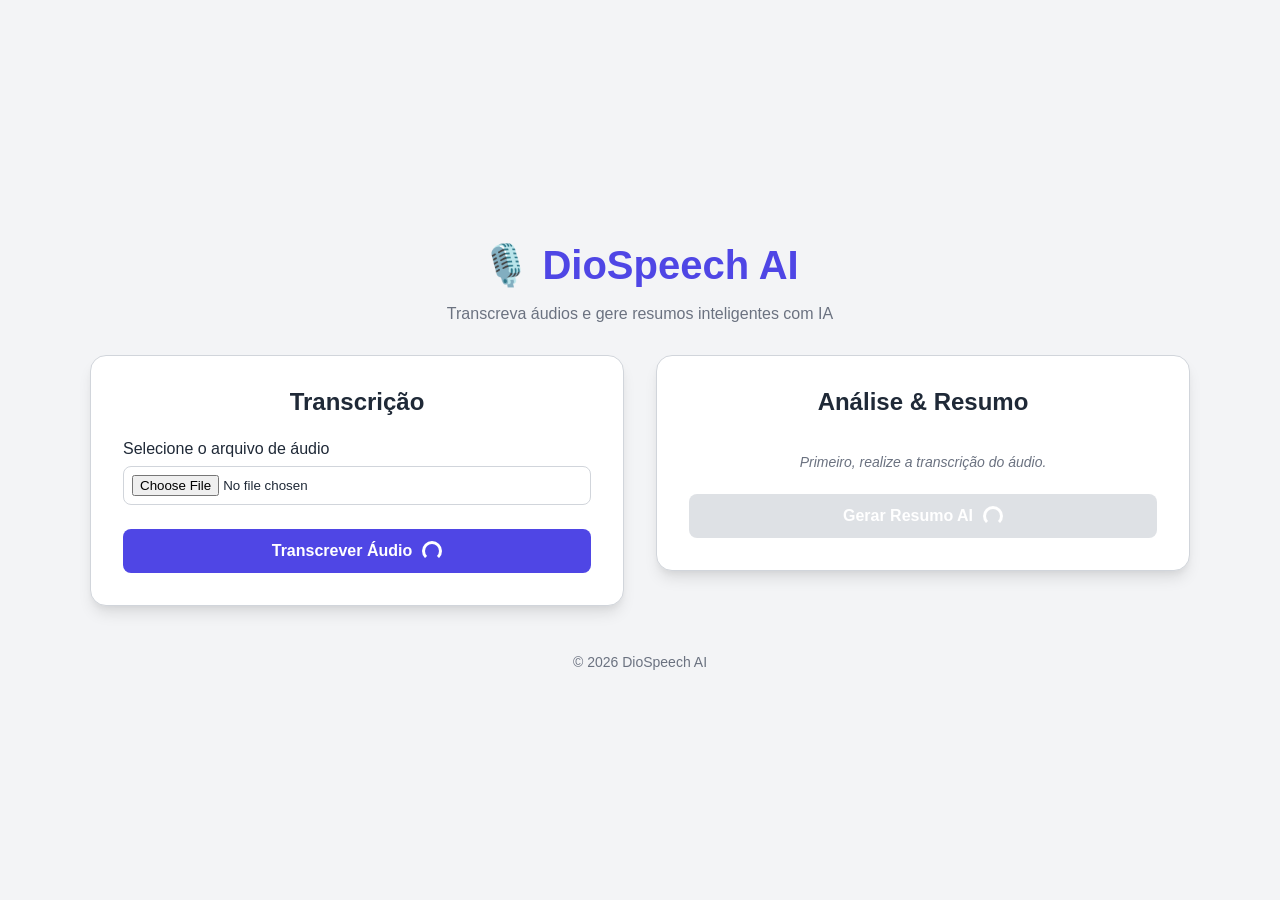
<file: frontend/index.html>
<!DOCTYPE html>
<html lang="pt-BR">
<head>
    <meta charset="UTF-8">
    <meta name="viewport" content="width=device-width, initial-scale=1.0">
    <title>DioSpeech AI - Transcrição & Análise</title>
    <link rel="stylesheet" href="styles.css">
</head>
<body>
    <div class="container">
        <header>
            <h1>🎙️ DioSpeech AI</h1>
            <p>Transcreva áudios e gere resumos inteligentes com IA</p>
        </header>

        <main class="main-content">
            <!-- Card de Transcrição -->
            <section class="card transcription-card">
                <h2>Transcrição</h2>
                <div class="input-group">
                    <label for="audioFileInput">Selecione o arquivo de áudio</label>
                    <input type="file" id="audioFileInput" accept="audio/*">
                </div>

                <button id="transcribeBtn">
                    <span id="transcribeBtnText">Transcrever Áudio</span>
                    <div id="transcribeLoader" class="loader hidden"></div>
                </button>

                <div id="transcriptionResultContainer" class="result-container hidden">
                    <h3>Texto Transcrito:</h3>
                    <div id="transcriptionText"></div>
                    <div id="txHash"></div>
                    <div id="txCache"></div>
                </div>
            </section>

            <!-- Card de Resumo -->
            <section class="card analysis-card">
                <h2>Análise & Resumo</h2>
                <p class="hint">Primeiro, realize a transcrição do áudio.</p>

                <button id="analyzeBtn" disabled>
                    <span id="analyzeBtnText">Gerar Resumo AI</span>
                    <div id="analyzeLoader" class="loader hidden"></div>
                </button>

                <div id="analysisResultContainer" class="result-container hidden">
                    <h3>Resumo Inteligente:</h3>
                    <div id="analysisText"></div>
                    <div id="axHash"></div>
                    <div id="axModel"></div>
                    <div id="axCache"></div>
                </div>
            </section>
        </main>

        <footer>
            <p>&copy; 2026 DioSpeech AI</p>
        </footer>
    </div>
    <script src="script.js"></script>
</body>
</html>
</file>
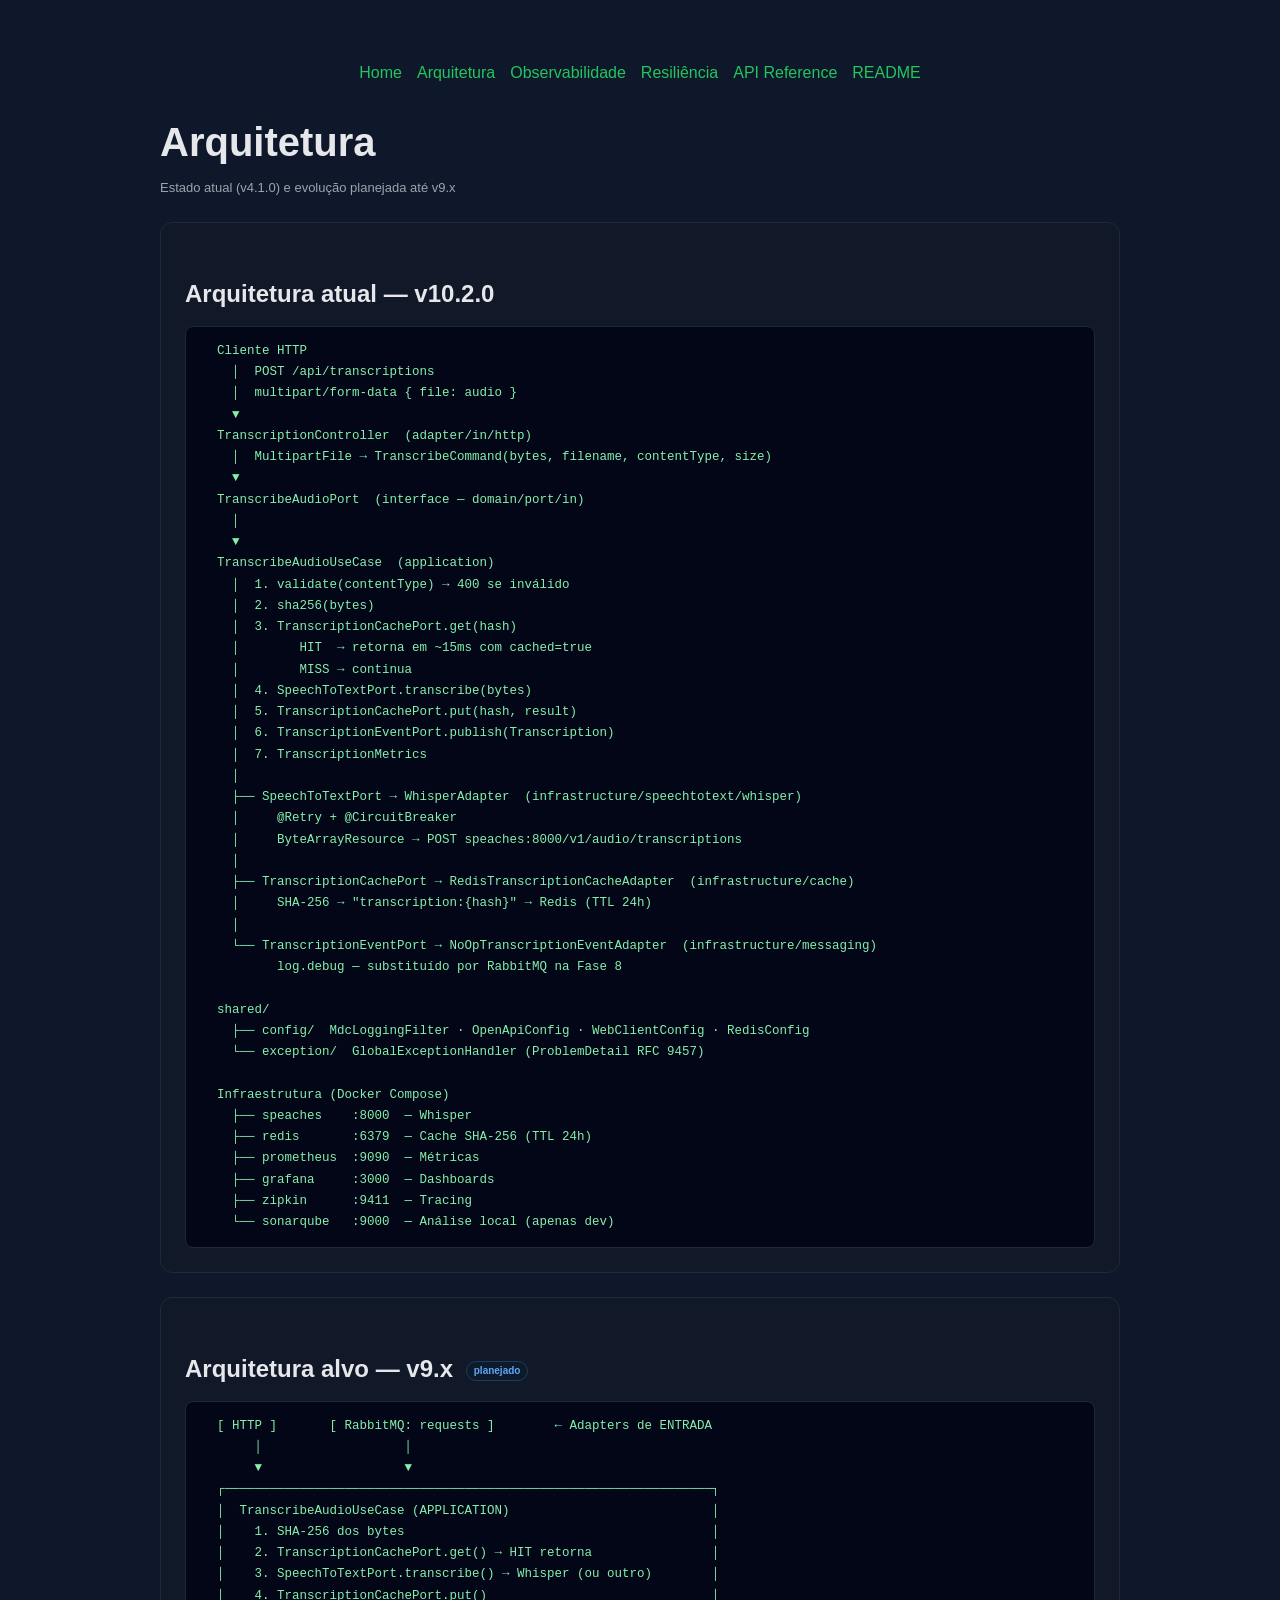
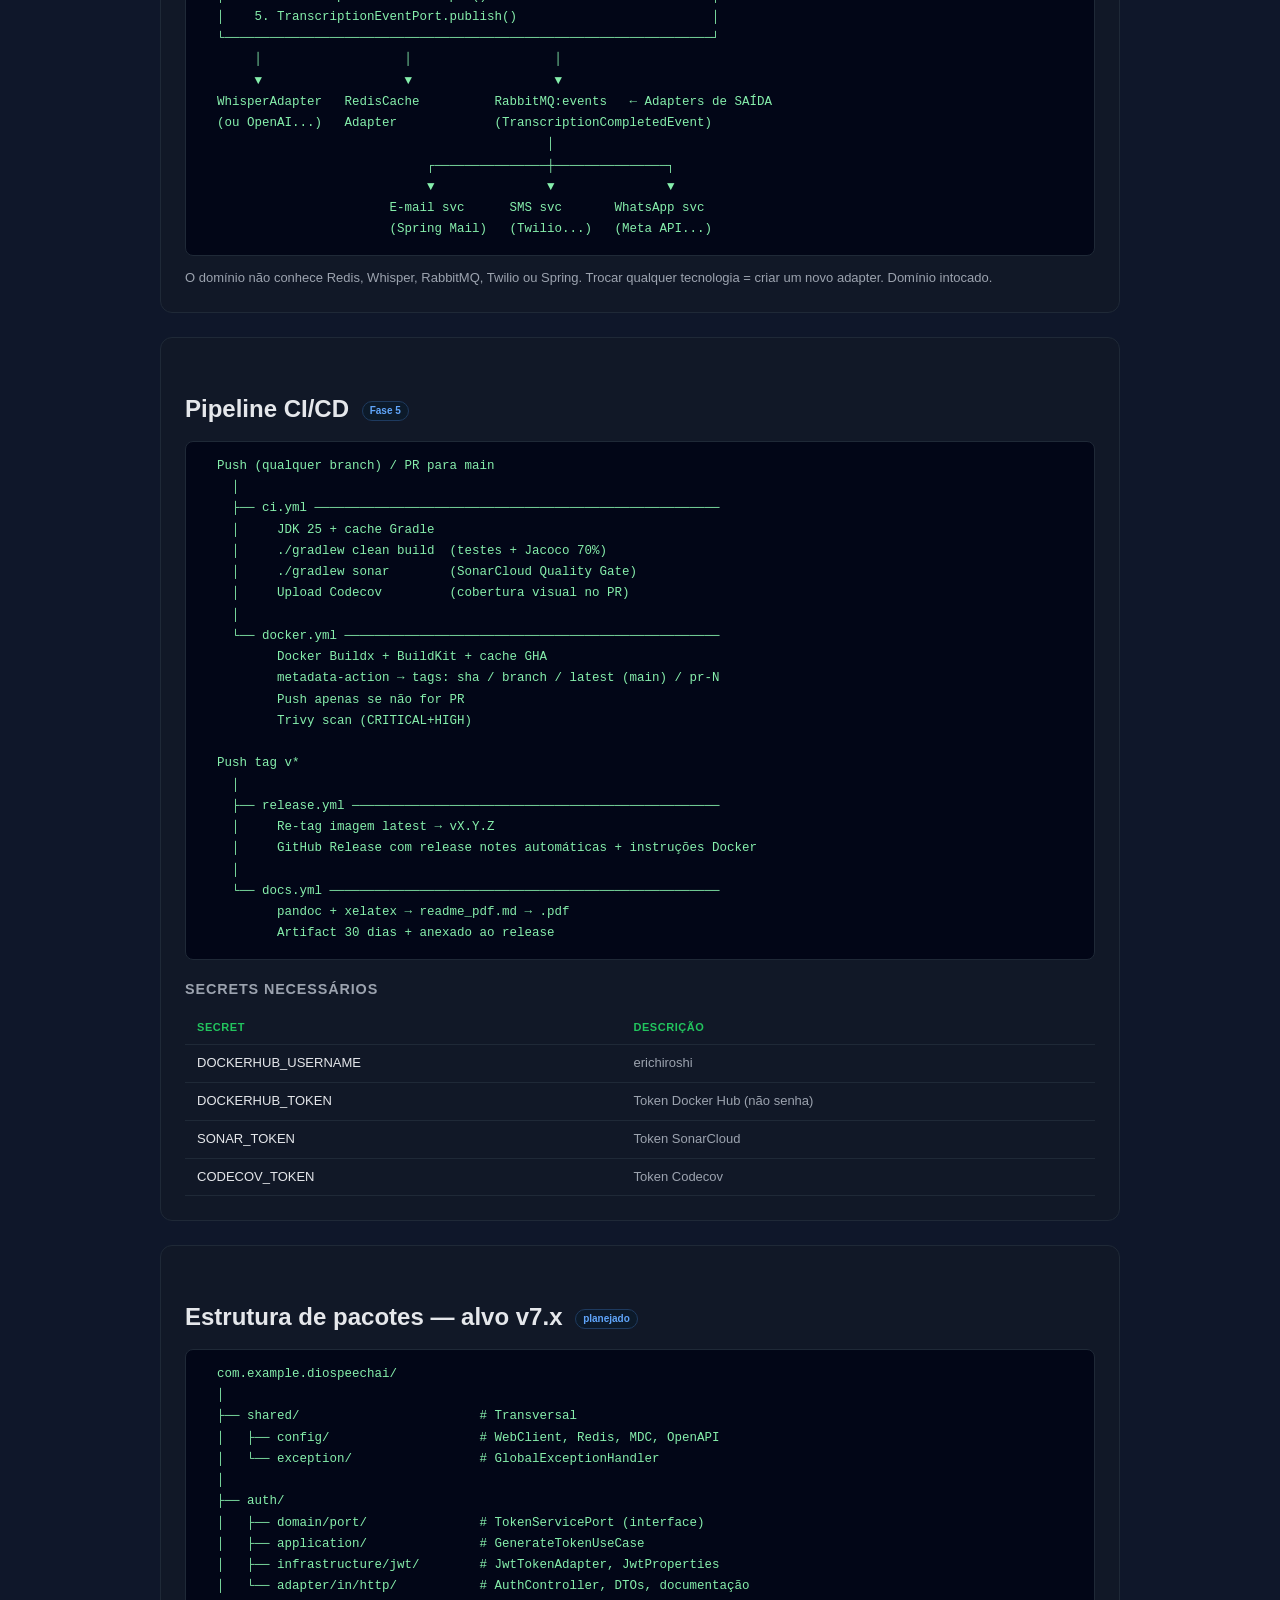
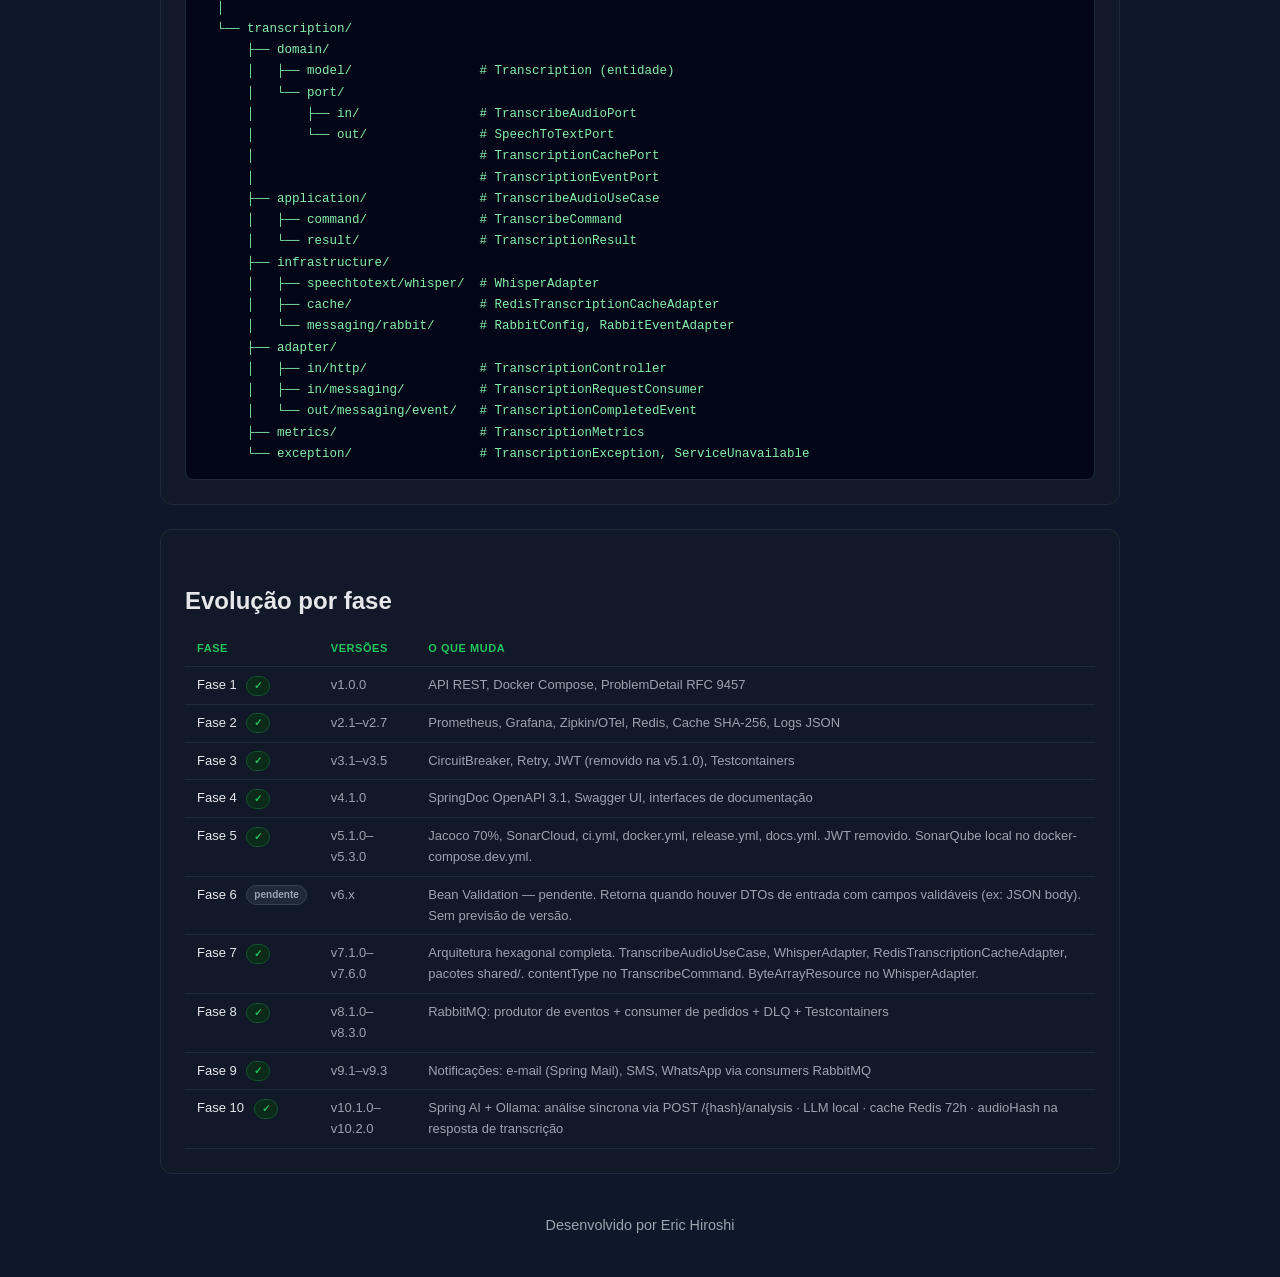
<file: docs/architecture.html>
<!DOCTYPE html>
<html lang="pt-BR">
<head>
  <meta charset="UTF-8" />
  <meta name="viewport" content="width=device-width, initial-scale=1.0" />
  <title>Arquitetura — dio-speech-ai</title>
  <link rel="stylesheet" href="styles.css" />
  <style>
    h2 { font-size: 1.15rem; margin: 28px 0 10px; color: var(--text); }
    h3 { font-size: 0.9rem; color: var(--muted); text-transform: uppercase; letter-spacing: 0.06em; margin: 18px 0 8px; }
    pre { background: #020617; border: 1px solid var(--border); border-radius: 8px; padding: 14px 16px; font-size: 12.5px; color: #86efac; overflow-x: auto; line-height: 1.7; margin-top: 8px; }
    table { width: 100%; border-collapse: collapse; margin-top: 10px; font-size: 13px; }
    th { text-align: left; padding: 8px 12px; color: var(--primary); font-size: 11px; text-transform: uppercase; letter-spacing: 0.05em; border-bottom: 1px solid var(--border); }
    td { padding: 8px 12px; color: var(--muted); border-bottom: 1px solid var(--border); vertical-align: top; }
    td:first-child { color: var(--text); font-weight: 500; white-space: nowrap; }
    .badge { display: inline-block; font-size: 10px; font-weight: 600; padding: 1px 7px; border-radius: 99px; vertical-align: middle; margin-left: 6px; }
    .done    { background: #0c2a1a; color: #22c55e; border: 1px solid #14532d; }
    .planned { background: #0c1a2a; color: #60a5fa; border: 1px solid #1e3a5f; }
    .port { font-family: 'Courier New', monospace; font-size: 12px; color: #60a5fa; }
  </style>
</head>
<body>
  <div class="container">
    <nav>
      <a href="index.html">Home</a>
      <a href="architecture.html">Arquitetura</a>
      <a href="observability.html">Observabilidade</a>
      <a href="resilience.html">Resiliência</a>
      <a href="swagger.html">API Reference</a>
      <a href="https://github.com/erichiroshi/dio-speech-ai/blob/main/README.md">README</a>
    </nav>

    <h1 style="margin: 24px 0 4px;">Arquitetura</h1>
    <p style="color:var(--muted); font-size:13px; margin-bottom: 24px;">Estado atual (v4.1.0) e evolução planejada até v9.x</p>

    <!-- ── ESTADO ATUAL ──────────────────────────────────────────────── -->
    <section class="card">
      <h2>Arquitetura atual — v10.2.0</h2>
      <pre>
  Cliente HTTP
    │  POST /api/transcriptions
    │  multipart/form-data { file: audio }
    ▼
  TranscriptionController  (adapter/in/http)
    │  MultipartFile → TranscribeCommand(bytes, filename, contentType, size)
    ▼
  TranscribeAudioPort  (interface — domain/port/in)
    │
    ▼
  TranscribeAudioUseCase  (application)
    │  1. validate(contentType) → 400 se inválido
    │  2. sha256(bytes)
    │  3. TranscriptionCachePort.get(hash)
    │        HIT  → retorna em ~15ms com cached=true
    │        MISS → continua
    │  4. SpeechToTextPort.transcribe(bytes)
    │  5. TranscriptionCachePort.put(hash, result)
    │  6. TranscriptionEventPort.publish(Transcription)
    │  7. TranscriptionMetrics
    │
    ├── SpeechToTextPort → WhisperAdapter  (infrastructure/speechtotext/whisper)
    │     @Retry + @CircuitBreaker
    │     ByteArrayResource → POST speaches:8000/v1/audio/transcriptions
    │
    ├── TranscriptionCachePort → RedisTranscriptionCacheAdapter  (infrastructure/cache)
    │     SHA-256 → "transcription:{hash}" → Redis (TTL 24h)
    │
    └── TranscriptionEventPort → NoOpTranscriptionEventAdapter  (infrastructure/messaging)
          log.debug — substituído por RabbitMQ na Fase 8

  shared/
    ├── config/  MdcLoggingFilter · OpenApiConfig · WebClientConfig · RedisConfig
    └── exception/  GlobalExceptionHandler (ProblemDetail RFC 9457)

  Infraestrutura (Docker Compose)
    ├── speaches    :8000  — Whisper
    ├── redis       :6379  — Cache SHA-256 (TTL 24h)
    ├── prometheus  :9090  — Métricas
    ├── grafana     :3000  — Dashboards
    ├── zipkin      :9411  — Tracing
    └── sonarqube   :9000  — Análise local (apenas dev)</pre>
    </section>

    <!-- ── EVOLUÇÃO PLANEJADA ──────────────────────────────────────────── -->
    <section class="card">
      <h2>Arquitetura alvo — v9.x <span class="badge planned">planejado</span></h2>
      <pre>
  [ HTTP ]       [ RabbitMQ: requests ]        ← Adapters de ENTRADA
       │                   │
       ▼                   ▼
  ┌─────────────────────────────────────────────────────────────────┐
  │  TranscribeAudioUseCase (APPLICATION)                           │
  │    1. SHA-256 dos bytes                                         │
  │    2. TranscriptionCachePort.get() → HIT retorna                │
  │    3. SpeechToTextPort.transcribe() → Whisper (ou outro)        │
  │    4. TranscriptionCachePort.put()                              │
  │    5. TranscriptionEventPort.publish()                          │
  └─────────────────────────────────────────────────────────────────┘
       │                   │                   │
       ▼                   ▼                   ▼
  WhisperAdapter   RedisCache          RabbitMQ:events   ← Adapters de SAÍDA
  (ou OpenAI...)   Adapter             (TranscriptionCompletedEvent)
                                              │
                              ┌───────────────┼───────────────┐
                              ▼               ▼               ▼
                         E-mail svc      SMS svc       WhatsApp svc
                         (Spring Mail)   (Twilio...)   (Meta API...)</pre>

      <p style="color:var(--muted); font-size:13px; margin-top:12px;">
        O domínio não conhece Redis, Whisper, RabbitMQ, Twilio ou Spring.
        Trocar qualquer tecnologia = criar um novo adapter. Domínio intocado.
      </p>
    </section>

    <!-- ── CI/CD ─────────────────────────────────────────────────────── -->
    <section class="card">
      <h2>Pipeline CI/CD <span class="badge planned">Fase 5</span></h2>
      <pre>
  Push (qualquer branch) / PR para main
    │
    ├── ci.yml ──────────────────────────────────────────────────────
    │     JDK 25 + cache Gradle
    │     ./gradlew clean build  (testes + Jacoco 70%)
    │     ./gradlew sonar        (SonarCloud Quality Gate)
    │     Upload Codecov         (cobertura visual no PR)
    │
    └── docker.yml ──────────────────────────────────────────────────
          Docker Buildx + BuildKit + cache GHA
          metadata-action → tags: sha / branch / latest (main) / pr-N
          Push apenas se não for PR
          Trivy scan (CRITICAL+HIGH)

  Push tag v*
    │
    ├── release.yml ─────────────────────────────────────────────────
    │     Re-tag imagem latest → vX.Y.Z
    │     GitHub Release com release notes automáticas + instruções Docker
    │
    └── docs.yml ────────────────────────────────────────────────────
          pandoc + xelatex → readme_pdf.md → .pdf
          Artifact 30 dias + anexado ao release</pre>

      <h3>Secrets necessários</h3>
      <table>
        <thead><tr><th>Secret</th><th>Descrição</th></tr></thead>
        <tbody>
          <tr><td>DOCKERHUB_USERNAME</td><td>erichiroshi</td></tr>
          <tr><td>DOCKERHUB_TOKEN</td><td>Token Docker Hub (não senha)</td></tr>
          <tr><td>SONAR_TOKEN</td><td>Token SonarCloud</td></tr>
          <tr><td>CODECOV_TOKEN</td><td>Token Codecov</td></tr>
        </tbody>
      </table>
    </section>

    <!-- ── ESTRUTURA HEXAGONAL ────────────────────────────────────────── -->
    <section class="card">
      <h2>Estrutura de pacotes — alvo v7.x <span class="badge planned">planejado</span></h2>
      <pre>
  com.example.diospeechai/
  │
  ├── shared/                        # Transversal
  │   ├── config/                    # WebClient, Redis, MDC, OpenAPI
  │   └── exception/                 # GlobalExceptionHandler
  │
  ├── auth/
  │   ├── domain/port/               # TokenServicePort (interface)
  │   ├── application/               # GenerateTokenUseCase
  │   ├── infrastructure/jwt/        # JwtTokenAdapter, JwtProperties
  │   └── adapter/in/http/           # AuthController, DTOs, documentação
  │
  └── transcription/
      ├── domain/
      │   ├── model/                 # Transcription (entidade)
      │   └── port/
      │       ├── in/                # TranscribeAudioPort
      │       └── out/               # SpeechToTextPort
      │                              # TranscriptionCachePort
      │                              # TranscriptionEventPort
      ├── application/               # TranscribeAudioUseCase
      │   ├── command/               # TranscribeCommand
      │   └── result/                # TranscriptionResult
      ├── infrastructure/
      │   ├── speechtotext/whisper/  # WhisperAdapter
      │   ├── cache/                 # RedisTranscriptionCacheAdapter
      │   └── messaging/rabbit/      # RabbitConfig, RabbitEventAdapter
      ├── adapter/
      │   ├── in/http/               # TranscriptionController
      │   ├── in/messaging/          # TranscriptionRequestConsumer
      │   └── out/messaging/event/   # TranscriptionCompletedEvent
      ├── metrics/                   # TranscriptionMetrics
      └── exception/                 # TranscriptionException, ServiceUnavailable</pre>
    </section>

    <!-- ── EVOLUÇÃO POR VERSÃO ────────────────────────────────────────── -->
    <section class="card">
      <h2>Evolução por fase</h2>
      <table>
        <thead><tr><th>Fase</th><th>Versões</th><th>O que muda</th></tr></thead>
        <tbody>
          <tr><td>Fase 1 <span class="badge done">✓</span></td><td>v1.0.0</td><td>API REST, Docker Compose, ProblemDetail RFC 9457</td></tr>
          <tr><td>Fase 2 <span class="badge done">✓</span></td><td>v2.1–v2.7</td><td>Prometheus, Grafana, Zipkin/OTel, Redis, Cache SHA-256, Logs JSON</td></tr>
          <tr><td>Fase 3 <span class="badge done">✓</span></td><td>v3.1–v3.5</td><td>CircuitBreaker, Retry, JWT (removido na v5.1.0), Testcontainers</td></tr>
          <tr><td>Fase 4 <span class="badge done">✓</span></td><td>v4.1.0</td><td>SpringDoc OpenAPI 3.1, Swagger UI, interfaces de documentação</td></tr>
          <tr><td>Fase 5 <span class="badge done">✓</span></td><td>v5.1.0–v5.3.0</td><td>Jacoco 70%, SonarCloud, ci.yml, docker.yml, release.yml, docs.yml. JWT removido. SonarQube local no docker-compose.dev.yml.</td></tr>
          <tr><td>Fase 6 <span class="badge" style="background:#1f2937;color:#9ca3af;border:1px solid #374151;">pendente</span></td><td>v6.x</td><td>Bean Validation — pendente. Retorna quando houver DTOs de entrada com campos validáveis (ex: JSON body). Sem previsão de versão.</td></tr>
          <tr><td>Fase 7 <span class="badge done">✓</span></td><td>v7.1.0–v7.6.0</td><td>Arquitetura hexagonal completa. TranscribeAudioUseCase, WhisperAdapter, RedisTranscriptionCacheAdapter, pacotes shared/. contentType no TranscribeCommand. ByteArrayResource no WhisperAdapter.</td></tr>
          <tr><td>Fase 8 <span class="badge done">✓</span></td><td>v8.1.0–v8.3.0</td><td>RabbitMQ: produtor de eventos + consumer de pedidos + DLQ + Testcontainers</td></tr>
          <tr><td>Fase 9 <span class="badge done">✓</span></td><td>v9.1–v9.3</td><td>Notificações: e-mail (Spring Mail), SMS, WhatsApp via consumers RabbitMQ</td></tr>
        <tr><td>Fase 10 <span class="badge done">✓</span></td><td>v10.1.0–v10.2.0</td><td>Spring AI + Ollama: análise síncrona via POST /{hash}/analysis · LLM local · cache Redis 72h · audioHash na resposta de transcrição</td></tr>
        </tbody>
      </table>
    </section>

    <footer><p>Desenvolvido por Eric Hiroshi</p></footer>
  </div>
</body>
</html>
</file>
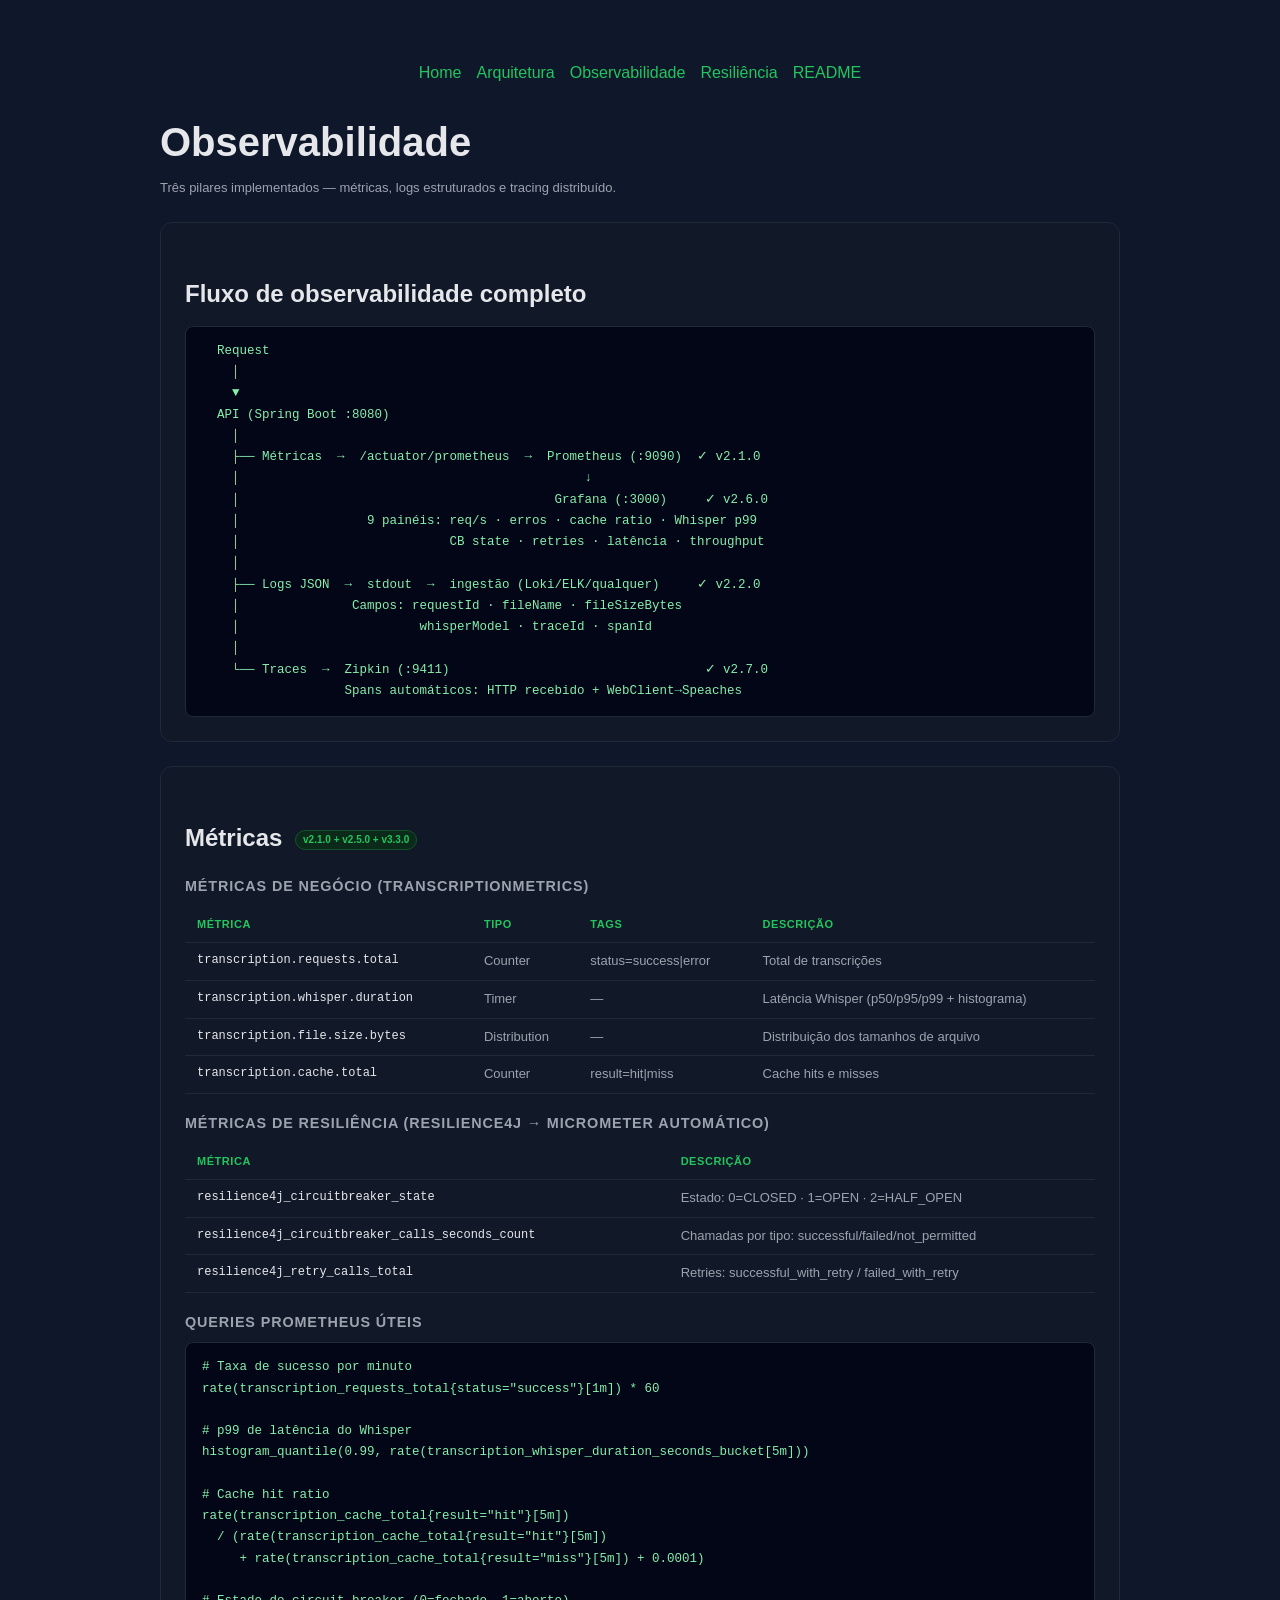
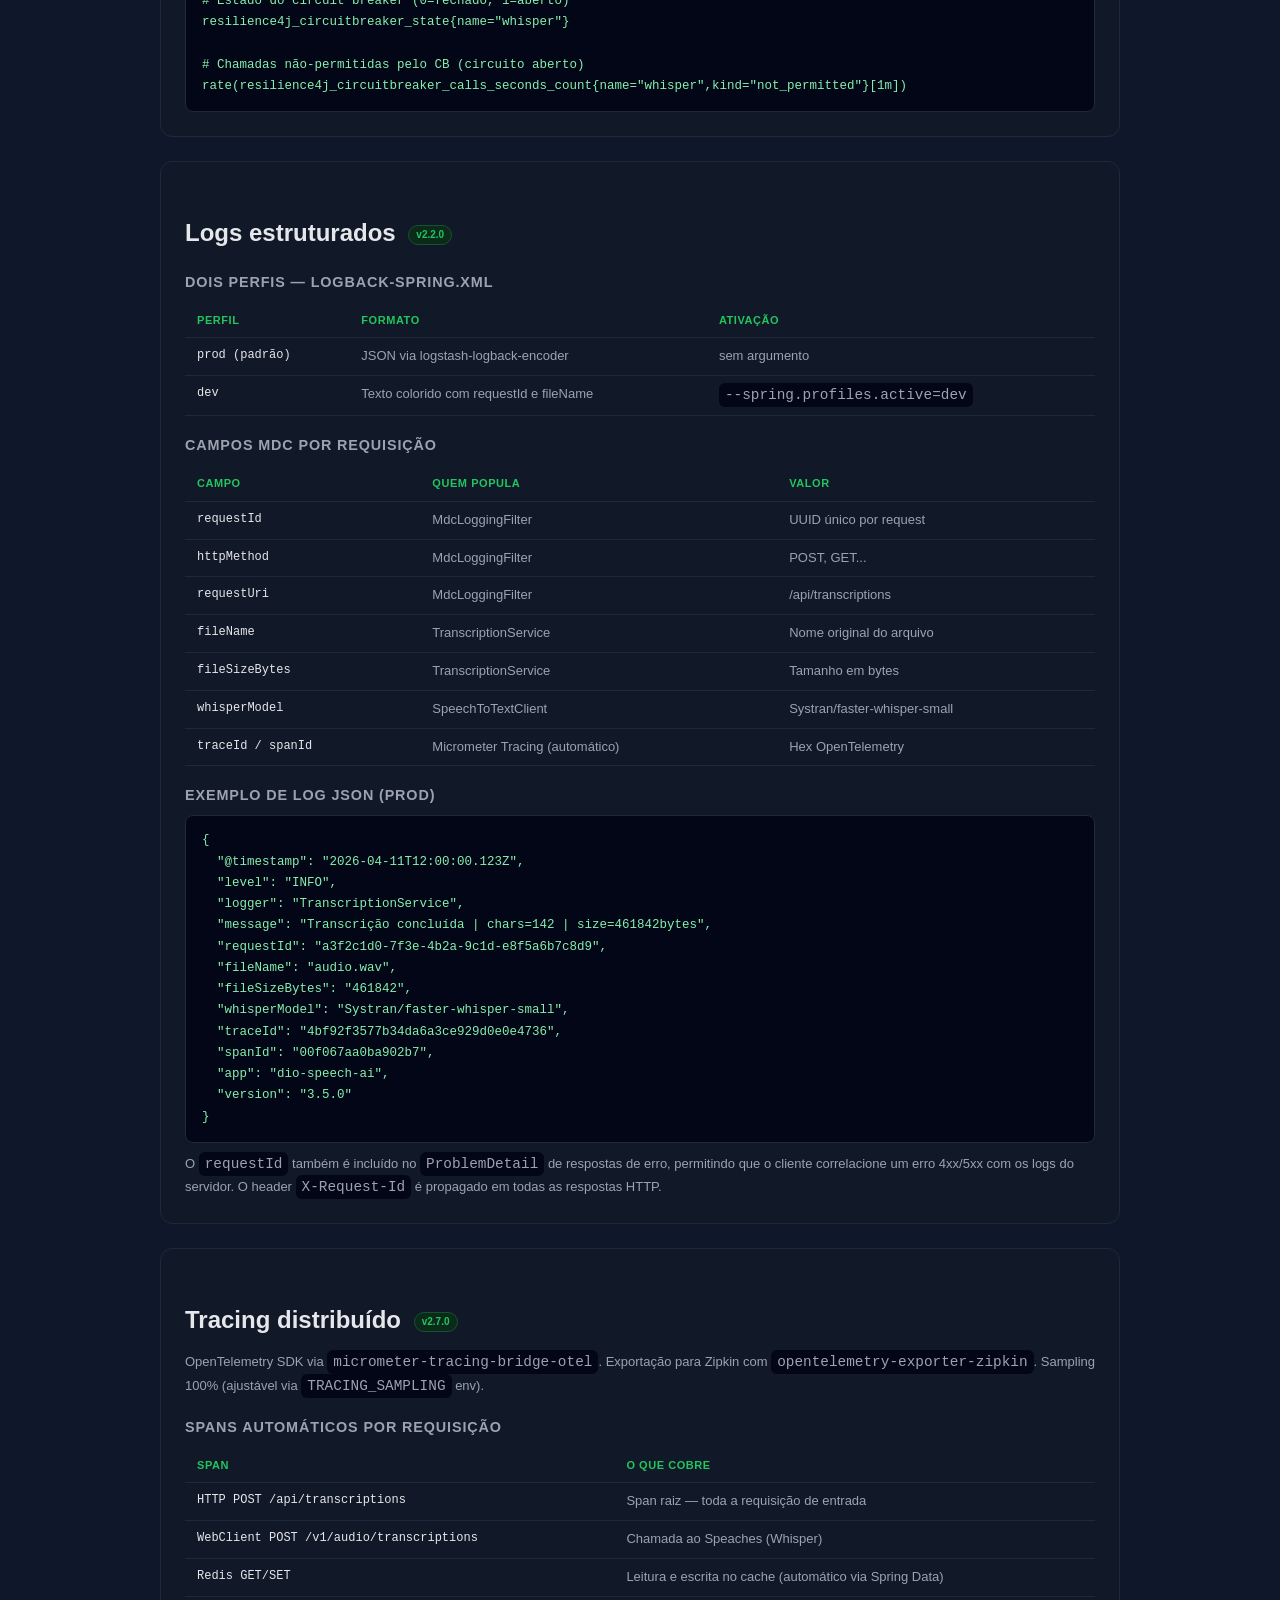
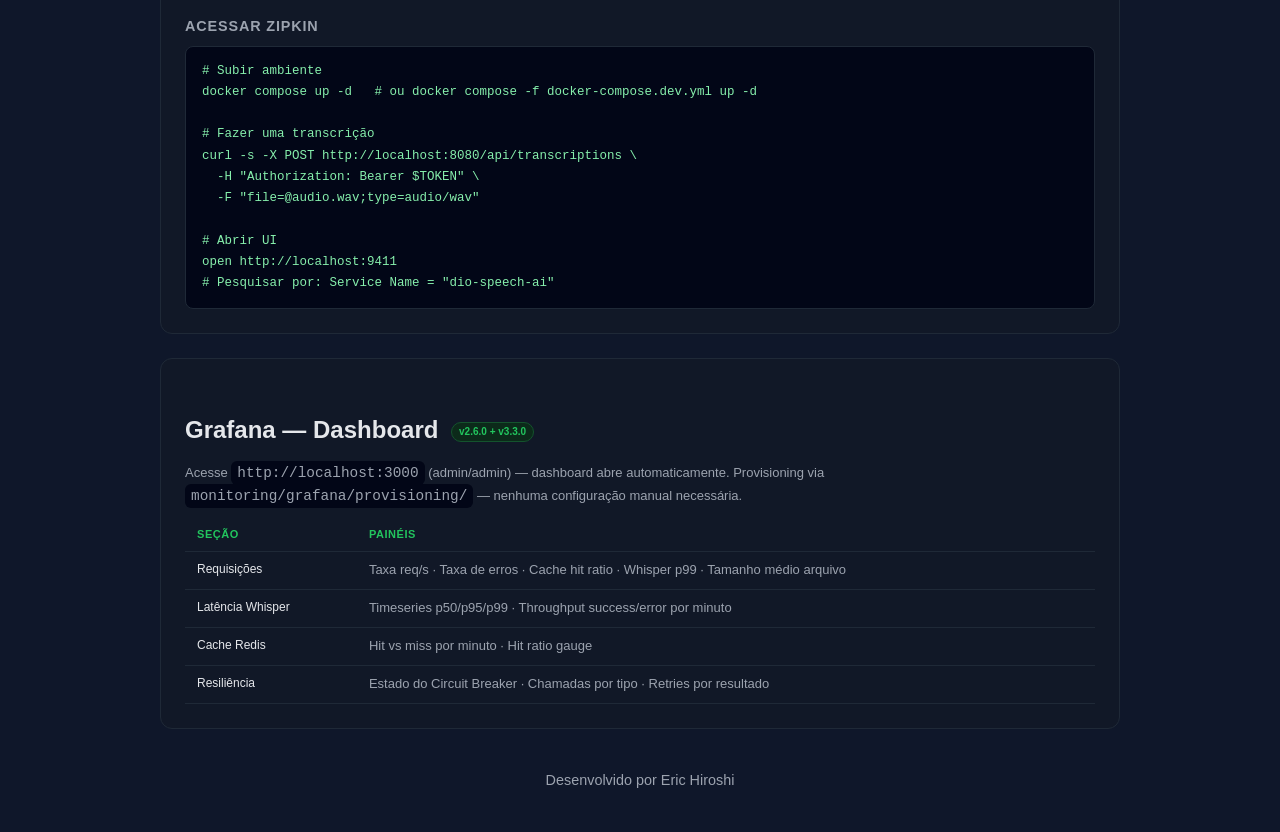
<file: docs/observability.html>
<!DOCTYPE html>
<html lang="pt-BR">
<head>
  <meta charset="UTF-8" />
  <meta name="viewport" content="width=device-width, initial-scale=1.0" />
  <title>Observabilidade — dio-speech-ai</title>
  <link rel="stylesheet" href="styles.css" />
  <style>
    h2 { font-size: 1.15rem; margin: 28px 0 10px; color: var(--text); }
    h3 { font-size: 0.9rem; color: var(--muted); text-transform: uppercase; letter-spacing: 0.06em; margin: 18px 0 8px; }
    pre { background: #020617; border: 1px solid var(--border); border-radius: 8px; padding: 14px 16px; font-size: 12.5px; color: #86efac; overflow-x: auto; line-height: 1.7; margin-top: 8px; }
    table { width: 100%; border-collapse: collapse; margin-top: 10px; font-size: 13px; }
    th { text-align: left; padding: 8px 12px; color: var(--primary); font-size: 11px; text-transform: uppercase; letter-spacing: 0.05em; border-bottom: 1px solid var(--border); }
    td { padding: 8px 12px; color: var(--muted); border-bottom: 1px solid var(--border); vertical-align: top; }
    td:first-child { color: var(--text); font-family: 'Courier New', monospace; font-size: 12px; }
    .badge { display: inline-block; font-size: 10px; font-weight: 600; padding: 1px 7px; border-radius: 99px; vertical-align: middle; margin-left: 6px; }
    .done { background: #0c2a1a; color: #22c55e; border: 1px solid #14532d; }
  </style>
</head>
<body>
  <div class="container">
    <nav>
      <a href="index.html">Home</a>
      <a href="architecture.html">Arquitetura</a>
      <a href="observability.html">Observabilidade</a>
      <a href="resilience.html">Resiliência</a>
      <a href="https://github.com/erichiroshi/dio-speech-ai/blob/main/README.md">README</a>
    </nav>

    <h1 style="margin: 24px 0 4px;">Observabilidade</h1>
    <p style="color:var(--muted); font-size:13px; margin-bottom: 24px;">Três pilares implementados — métricas, logs estruturados e tracing distribuído.</p>

    <!-- ── FLUXO ──────────────────────────────────────────────────────── -->
    <section class="card">
      <h2>Fluxo de observabilidade completo</h2>
      <pre>
  Request
    │
    ▼
  API (Spring Boot :8080)
    │
    ├── Métricas  →  /actuator/prometheus  →  Prometheus (:9090)  ✓ v2.1.0
    │                                              ↓
    │                                          Grafana (:3000)     ✓ v2.6.0
    │                 9 painéis: req/s · erros · cache ratio · Whisper p99
    │                            CB state · retries · latência · throughput
    │
    ├── Logs JSON  →  stdout  →  ingestão (Loki/ELK/qualquer)     ✓ v2.2.0
    │               Campos: requestId · fileName · fileSizeBytes
    │                        whisperModel · traceId · spanId
    │
    └── Traces  →  Zipkin (:9411)                                  ✓ v2.7.0
                   Spans automáticos: HTTP recebido + WebClient→Speaches</pre>
    </section>

    <!-- ── MÉTRICAS ───────────────────────────────────────────────────── -->
    <section class="card">
      <h2>Métricas <span class="badge done">v2.1.0 + v2.5.0 + v3.3.0</span></h2>

      <h3>Métricas de negócio (TranscriptionMetrics)</h3>
      <table>
        <thead><tr><th>Métrica</th><th>Tipo</th><th>Tags</th><th>Descrição</th></tr></thead>
        <tbody>
          <tr><td>transcription.requests.total</td><td>Counter</td><td>status=success|error</td><td>Total de transcrições</td></tr>
          <tr><td>transcription.whisper.duration</td><td>Timer</td><td>—</td><td>Latência Whisper (p50/p95/p99 + histograma)</td></tr>
          <tr><td>transcription.file.size.bytes</td><td>Distribution</td><td>—</td><td>Distribuição dos tamanhos de arquivo</td></tr>
          <tr><td>transcription.cache.total</td><td>Counter</td><td>result=hit|miss</td><td>Cache hits e misses</td></tr>
        </tbody>
      </table>

      <h3>Métricas de resiliência (Resilience4j → Micrometer automático)</h3>
      <table>
        <thead><tr><th>Métrica</th><th>Descrição</th></tr></thead>
        <tbody>
          <tr><td>resilience4j_circuitbreaker_state</td><td>Estado: 0=CLOSED · 1=OPEN · 2=HALF_OPEN</td></tr>
          <tr><td>resilience4j_circuitbreaker_calls_seconds_count</td><td>Chamadas por tipo: successful/failed/not_permitted</td></tr>
          <tr><td>resilience4j_retry_calls_total</td><td>Retries: successful_with_retry / failed_with_retry</td></tr>
        </tbody>
      </table>

      <h3>Queries Prometheus úteis</h3>
      <pre>
# Taxa de sucesso por minuto
rate(transcription_requests_total{status="success"}[1m]) * 60

# p99 de latência do Whisper
histogram_quantile(0.99, rate(transcription_whisper_duration_seconds_bucket[5m]))

# Cache hit ratio
rate(transcription_cache_total{result="hit"}[5m])
  / (rate(transcription_cache_total{result="hit"}[5m])
     + rate(transcription_cache_total{result="miss"}[5m]) + 0.0001)

# Estado do circuit breaker (0=fechado, 1=aberto)
resilience4j_circuitbreaker_state{name="whisper"}

# Chamadas não-permitidas pelo CB (circuito aberto)
rate(resilience4j_circuitbreaker_calls_seconds_count{name="whisper",kind="not_permitted"}[1m])</pre>
    </section>

    <!-- ── LOGS ──────────────────────────────────────────────────────── -->
    <section class="card">
      <h2>Logs estruturados <span class="badge done">v2.2.0</span></h2>

      <h3>Dois perfis — logback-spring.xml</h3>
      <table>
        <thead><tr><th>Perfil</th><th>Formato</th><th>Ativação</th></tr></thead>
        <tbody>
          <tr><td>prod (padrão)</td><td>JSON via logstash-logback-encoder</td><td>sem argumento</td></tr>
          <tr><td>dev</td><td>Texto colorido com requestId e fileName</td><td><code>--spring.profiles.active=dev</code></td></tr>
        </tbody>
      </table>

      <h3>Campos MDC por requisição</h3>
      <table>
        <thead><tr><th>Campo</th><th>Quem popula</th><th>Valor</th></tr></thead>
        <tbody>
          <tr><td>requestId</td><td>MdcLoggingFilter</td><td>UUID único por request</td></tr>
          <tr><td>httpMethod</td><td>MdcLoggingFilter</td><td>POST, GET...</td></tr>
          <tr><td>requestUri</td><td>MdcLoggingFilter</td><td>/api/transcriptions</td></tr>
          <tr><td>fileName</td><td>TranscriptionService</td><td>Nome original do arquivo</td></tr>
          <tr><td>fileSizeBytes</td><td>TranscriptionService</td><td>Tamanho em bytes</td></tr>
          <tr><td>whisperModel</td><td>SpeechToTextClient</td><td>Systran/faster-whisper-small</td></tr>
          <tr><td>traceId / spanId</td><td>Micrometer Tracing (automático)</td><td>Hex OpenTelemetry</td></tr>
        </tbody>
      </table>

      <h3>Exemplo de log JSON (prod)</h3>
      <pre>
{
  "@timestamp": "2026-04-11T12:00:00.123Z",
  "level": "INFO",
  "logger": "TranscriptionService",
  "message": "Transcrição concluída | chars=142 | size=461842bytes",
  "requestId": "a3f2c1d0-7f3e-4b2a-9c1d-e8f5a6b7c8d9",
  "fileName": "audio.wav",
  "fileSizeBytes": "461842",
  "whisperModel": "Systran/faster-whisper-small",
  "traceId": "4bf92f3577b34da6a3ce929d0e0e4736",
  "spanId": "00f067aa0ba902b7",
  "app": "dio-speech-ai",
  "version": "3.5.0"
}</pre>

      <p style="color:var(--muted); font-size:13px; margin-top:10px;">
        O <code>requestId</code> também é incluído no <code>ProblemDetail</code> de respostas de erro,
        permitindo que o cliente correlacione um erro 4xx/5xx com os logs do servidor.
        O header <code>X-Request-Id</code> é propagado em todas as respostas HTTP.
      </p>
    </section>

    <!-- ── TRACING ────────────────────────────────────────────────────── -->
    <section class="card">
      <h2>Tracing distribuído <span class="badge done">v2.7.0</span></h2>

      <p style="color:var(--muted); font-size:13px; margin-bottom:12px;">
        OpenTelemetry SDK via <code>micrometer-tracing-bridge-otel</code>.
        Exportação para Zipkin com <code>opentelemetry-exporter-zipkin</code>.
        Sampling 100% (ajustável via <code>TRACING_SAMPLING</code> env).
      </p>

      <h3>Spans automáticos por requisição</h3>
      <table>
        <thead><tr><th>Span</th><th>O que cobre</th></tr></thead>
        <tbody>
          <tr><td>HTTP POST /api/transcriptions</td><td>Span raiz — toda a requisição de entrada</td></tr>
          <tr><td>WebClient POST /v1/audio/transcriptions</td><td>Chamada ao Speaches (Whisper)</td></tr>
          <tr><td>Redis GET/SET</td><td>Leitura e escrita no cache (automático via Spring Data)</td></tr>
        </tbody>
      </table>

      <h3>Acessar Zipkin</h3>
      <pre>
# Subir ambiente
docker compose up -d   # ou docker compose -f docker-compose.dev.yml up -d

# Fazer uma transcrição
curl -s -X POST http://localhost:8080/api/transcriptions \
  -H "Authorization: Bearer $TOKEN" \
  -F "file=@audio.wav;type=audio/wav"

# Abrir UI
open http://localhost:9411
# Pesquisar por: Service Name = "dio-speech-ai"</pre>
    </section>

    <!-- ── GRAFANA ────────────────────────────────────────────────────── -->
    <section class="card">
      <h2>Grafana — Dashboard <span class="badge done">v2.6.0 + v3.3.0</span></h2>
      <p style="color:var(--muted); font-size:13px; margin-bottom:10px;">
        Acesse <code>http://localhost:3000</code> (admin/admin) — dashboard abre automaticamente.
        Provisioning via <code>monitoring/grafana/provisioning/</code> — nenhuma configuração manual necessária.
      </p>
      <table>
        <thead><tr><th>Seção</th><th>Painéis</th></tr></thead>
        <tbody>
          <tr>
            <td style="font-family:inherit">Requisições</td>
            <td>Taxa req/s · Taxa de erros · Cache hit ratio · Whisper p99 · Tamanho médio arquivo</td>
          </tr>
          <tr>
            <td style="font-family:inherit">Latência Whisper</td>
            <td>Timeseries p50/p95/p99 · Throughput success/error por minuto</td>
          </tr>
          <tr>
            <td style="font-family:inherit">Cache Redis</td>
            <td>Hit vs miss por minuto · Hit ratio gauge</td>
          </tr>
          <tr>
            <td style="font-family:inherit">Resiliência</td>
            <td>Estado do Circuit Breaker · Chamadas por tipo · Retries por resultado</td>
          </tr>
        </tbody>
      </table>
    </section>

    <footer><p>Desenvolvido por Eric Hiroshi</p></footer>
  </div>
</body>
</html>
</file>
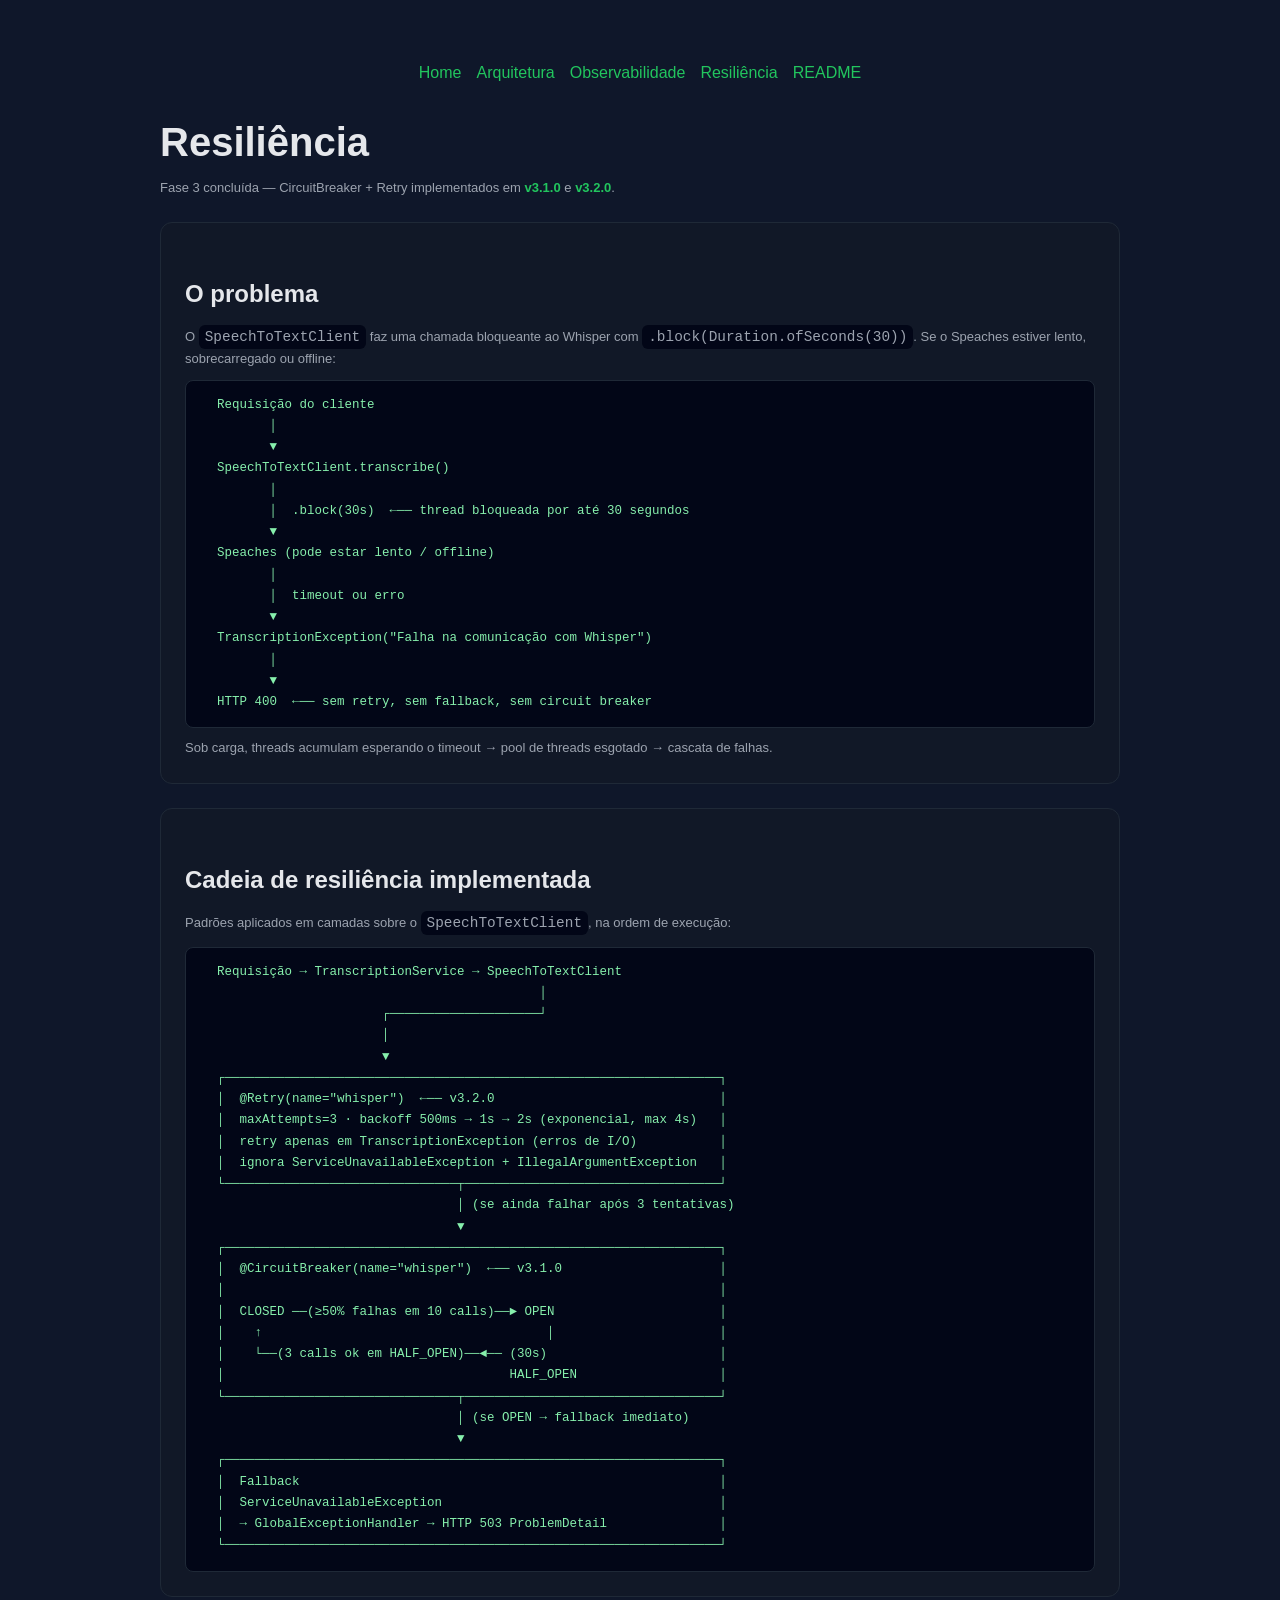
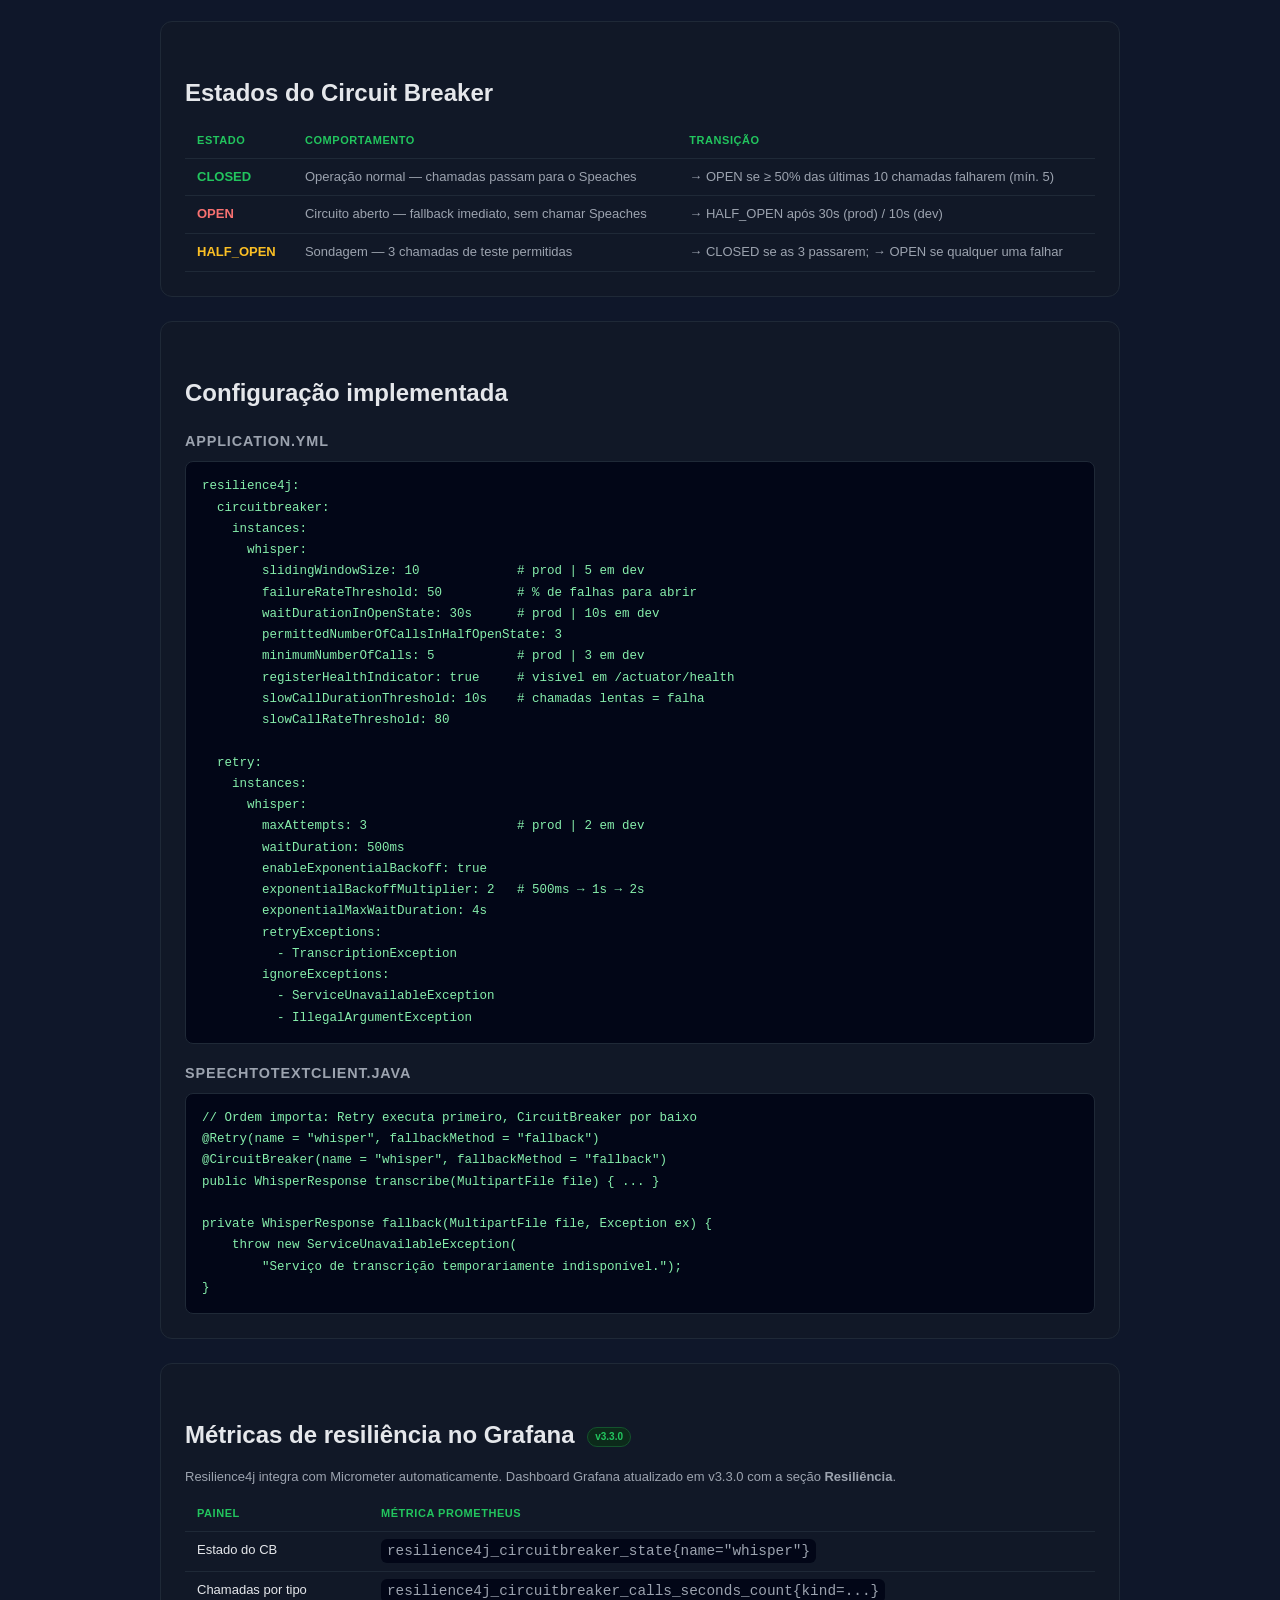
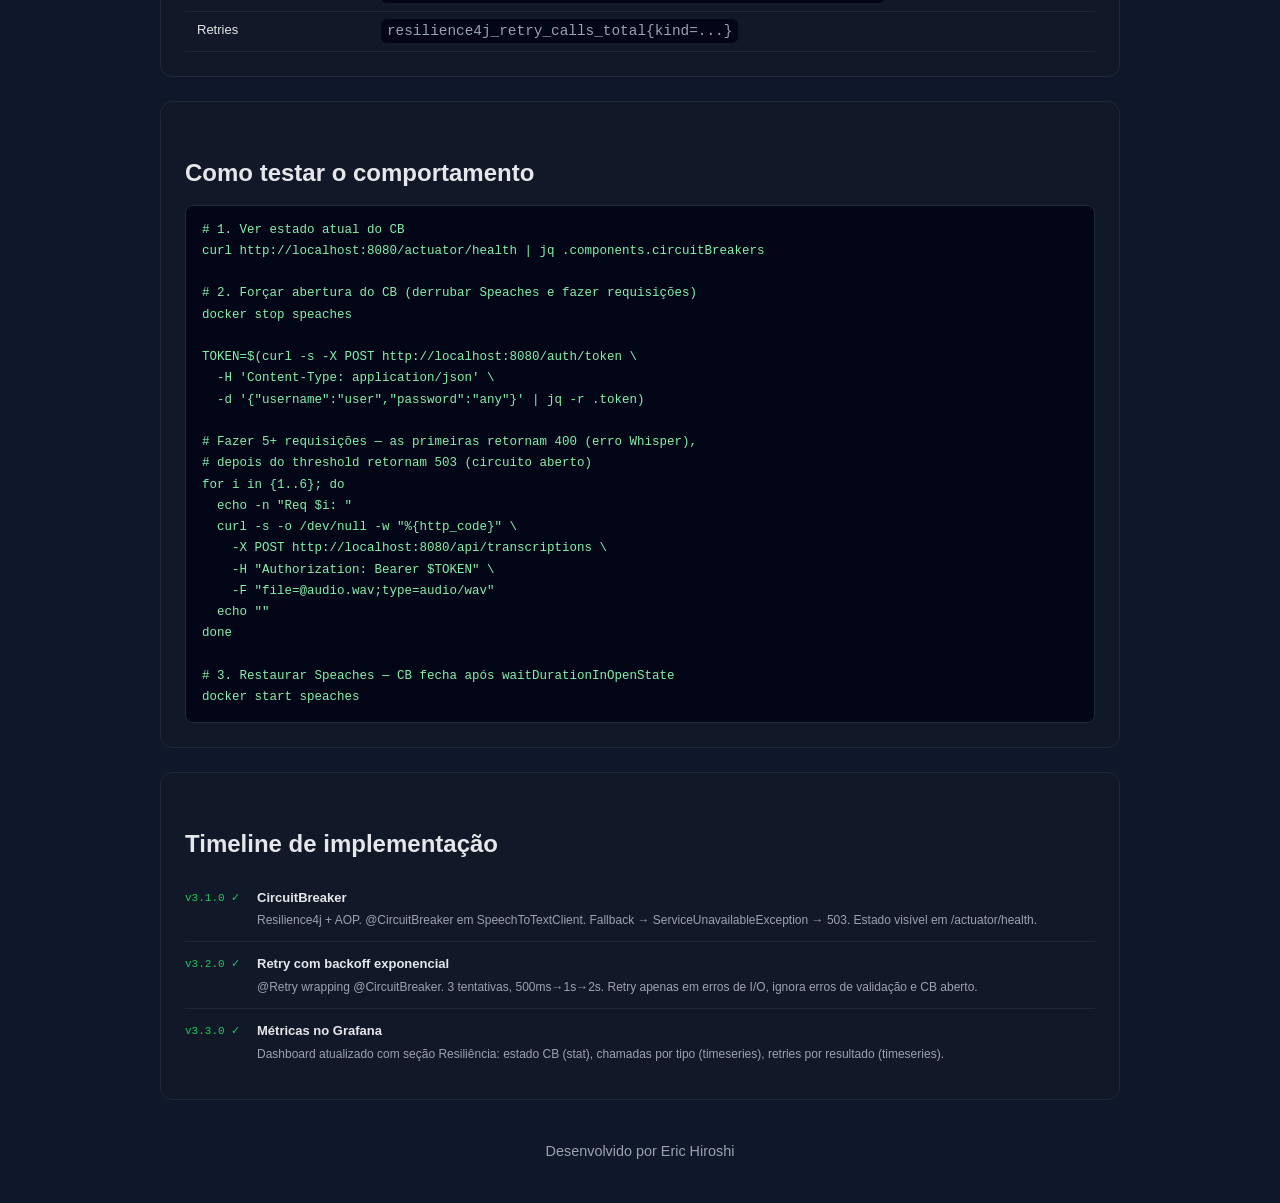
<file: docs/resilience.html>
<!DOCTYPE html>
<html lang="pt-BR">
<head>
  <meta charset="UTF-8" />
  <meta name="viewport" content="width=device-width, initial-scale=1.0" />
  <title>Resiliência — dio-speech-ai</title>
  <link rel="stylesheet" href="styles.css" />
  <style>
    h2 { font-size: 1.15rem; margin: 28px 0 10px; color: var(--text); }
    h3 { font-size: 0.9rem; color: var(--muted); text-transform: uppercase; letter-spacing: 0.06em; margin: 18px 0 8px; }
    pre { background: #020617; border: 1px solid var(--border); border-radius: 8px; padding: 14px 16px; font-size: 12.5px; color: #86efac; overflow-x: auto; line-height: 1.7; margin-top: 8px; }
    table { width: 100%; border-collapse: collapse; margin-top: 10px; font-size: 13px; }
    th { text-align: left; padding: 8px 12px; color: var(--primary); font-size: 11px; text-transform: uppercase; letter-spacing: 0.05em; border-bottom: 1px solid var(--border); }
    td { padding: 8px 12px; color: var(--muted); border-bottom: 1px solid var(--border); vertical-align: top; }
    td:first-child { color: var(--text); font-weight: 500; }
    .badge { display: inline-block; font-size: 10px; font-weight: 600; padding: 1px 7px; border-radius: 99px; vertical-align: middle; margin-left: 6px; }
    .done { background: #0c2a1a; color: #22c55e; border: 1px solid #14532d; }
    .state-closed { color: #22c55e; font-weight: 600; }
    .state-open   { color: #f87171; font-weight: 600; }
    .state-half   { color: #fbbf24; font-weight: 600; }
    .timeline-item { display: flex; gap: 14px; padding: 12px 0; border-bottom: 1px solid var(--border); }
    .timeline-item:last-child { border-bottom: none; }
    .timeline-version { font-size: 11px; font-family: 'Courier New', monospace; color: #22c55e; min-width: 58px; padding-top: 2px; }
    .timeline-body { flex: 1; }
    .timeline-title { font-size: 13px; font-weight: 600; color: var(--text); margin-bottom: 3px; }
    .timeline-desc { font-size: 12px; color: var(--muted); line-height: 1.5; }
  </style>
</head>
<body>
  <div class="container">
    <nav>
      <a href="index.html">Home</a>
      <a href="architecture.html">Arquitetura</a>
      <a href="observability.html">Observabilidade</a>
      <a href="resilience.html">Resiliência</a>
      <a href="https://github.com/erichiroshi/dio-speech-ai/blob/main/README.md">README</a>
    </nav>

    <h1 style="margin: 24px 0 4px;">Resiliência</h1>
    <p style="color:var(--muted); font-size:13px; margin-bottom: 24px;">
      Fase 3 concluída — CircuitBreaker + Retry implementados em <strong style="color:#22c55e">v3.1.0</strong> e <strong style="color:#22c55e">v3.2.0</strong>.
    </p>

    <!-- ── POR QUÊ RESILIÊNCIA ───────────────────────────────────── -->
    <section class="card">
      <h2>O problema</h2>
      <p style="color:var(--muted); font-size:13px; margin-bottom: 10px;">
        O <code>SpeechToTextClient</code> faz uma chamada bloqueante ao Whisper com <code>.block(Duration.ofSeconds(30))</code>.
        Se o Speaches estiver lento, sobrecarregado ou offline:
      </p>
      <pre>
  Requisição do cliente
         │
         ▼
  SpeechToTextClient.transcribe()
         │
         │  .block(30s)  ←── thread bloqueada por até 30 segundos
         ▼
  Speaches (pode estar lento / offline)
         │
         │  timeout ou erro
         ▼
  TranscriptionException("Falha na comunicação com Whisper")
         │
         ▼
  HTTP 400  ←── sem retry, sem fallback, sem circuit breaker</pre>
      <p style="color:var(--muted); font-size:13px; margin-top:10px;">
        Sob carga, threads acumulam esperando o timeout → pool de threads esgotado → cascata de falhas.
      </p>
    </section>

    <!-- ── FLUXO IMPLEMENTADO ──────────────────────────────────────── -->
    <section class="card">
      <h2>Cadeia de resiliência implementada</h2>
      <p style="color:var(--muted); font-size:13px; margin-bottom:12px;">
        Padrões aplicados em camadas sobre o <code>SpeechToTextClient</code>, na ordem de execução:
      </p>      
      <pre>
  Requisição → TranscriptionService → SpeechToTextClient
                                             │
                        ┌────────────────────┘
                        │
                        ▼
  ┌──────────────────────────────────────────────────────────────────┐
  │  @Retry(name="whisper")  ←── v3.2.0                              │
  │  maxAttempts=3 · backoff 500ms → 1s → 2s (exponencial, max 4s)   │
  │  retry apenas em TranscriptionException (erros de I/O)           │
  │  ignora ServiceUnavailableException + IllegalArgumentException   │
  └───────────────────────────────┬──────────────────────────────────┘
                                  │ (se ainda falhar após 3 tentativas)
                                  ▼
  ┌──────────────────────────────────────────────────────────────────┐
  │  @CircuitBreaker(name="whisper")  ←── v3.1.0                     │
  │                                                                  │
  │  CLOSED ──(≥50% falhas em 10 calls)──► OPEN                      │
  │    ↑                                      │                      │
  │    └──(3 calls ok em HALF_OPEN)──◄── (30s)                       │
  │                                      HALF_OPEN                   │
  └───────────────────────────────┬──────────────────────────────────┘
                                  │ (se OPEN → fallback imediato)
                                  ▼
  ┌──────────────────────────────────────────────────────────────────┐
  │  Fallback                                                        │
  │  ServiceUnavailableException                                     │
  │  → GlobalExceptionHandler → HTTP 503 ProblemDetail               │
  └──────────────────────────────────────────────────────────────────┘</pre>
    </section>

    <!-- ── ESTADOS DO CB ──────────────────────────────────────────── -->
    <section class="card">
      <h2>Estados do Circuit Breaker</h2>
      <table>
        <thead><tr><th>Estado</th><th>Comportamento</th><th>Transição</th></tr></thead>
        <tbody>
          <tr>
            <td><span class="state-closed">CLOSED</span></td>
            <td>Operação normal — chamadas passam para o Speaches</td>
            <td>→ OPEN se ≥ 50% das últimas 10 chamadas falharem (mín. 5)</td>
          </tr>
          <tr>
            <td><span class="state-open">OPEN</span></td>
            <td>Circuito aberto — fallback imediato, sem chamar Speaches</td>
            <td>→ HALF_OPEN após 30s (prod) / 10s (dev)</td>
          </tr>
          <tr>
            <td><span class="state-half">HALF_OPEN</span></td>
            <td>Sondagem — 3 chamadas de teste permitidas</td>
            <td>→ CLOSED se as 3 passarem; → OPEN se qualquer uma falhar</td>
          </tr>
        </tbody>
      </table>
    </section>

    <!-- ── CONFIGURAÇÃO REAL ──────────────────────────────────────── -->
    <section class="card">
      <h2>Configuração implementada</h2>
      <h3>application.yml</h3>
      <pre>
resilience4j:
  circuitbreaker:
    instances:
      whisper:
        slidingWindowSize: 10             # prod | 5 em dev
        failureRateThreshold: 50          # % de falhas para abrir
        waitDurationInOpenState: 30s      # prod | 10s em dev
        permittedNumberOfCallsInHalfOpenState: 3
        minimumNumberOfCalls: 5           # prod | 3 em dev
        registerHealthIndicator: true     # visível em /actuator/health
        slowCallDurationThreshold: 10s    # chamadas lentas = falha
        slowCallRateThreshold: 80

  retry:
    instances:
      whisper:
        maxAttempts: 3                    # prod | 2 em dev
        waitDuration: 500ms
        enableExponentialBackoff: true
        exponentialBackoffMultiplier: 2   # 500ms → 1s → 2s
        exponentialMaxWaitDuration: 4s
        retryExceptions:
          - TranscriptionException
        ignoreExceptions:
          - ServiceUnavailableException
          - IllegalArgumentException</pre>

      <h3>SpeechToTextClient.java</h3>
      <pre>
// Ordem importa: Retry executa primeiro, CircuitBreaker por baixo
@Retry(name = "whisper", fallbackMethod = "fallback")
@CircuitBreaker(name = "whisper", fallbackMethod = "fallback")
public WhisperResponse transcribe(MultipartFile file) { ... }

private WhisperResponse fallback(MultipartFile file, Exception ex) {
    throw new ServiceUnavailableException(
        "Serviço de transcrição temporariamente indisponível.");
}</pre>
    </section>

    <!-- ── MÉTRICAS ───────────────────────────────────────────────── -->
    <section class="card">
      <h2>Métricas de resiliência no Grafana <span class="badge done">v3.3.0</span></h2>
      <p style="color:var(--muted); font-size:13px; margin-bottom:10px;">
        Resilience4j integra com Micrometer automaticamente. Dashboard Grafana atualizado em v3.3.0 com a seção <strong>Resiliência</strong>.
      </p>
      <table>
        <thead><tr><th>Painel</th><th>Métrica Prometheus</th></tr></thead>
        <tbody>
          <tr><td>Estado do CB</td><td><code>resilience4j_circuitbreaker_state{name="whisper"}</code></td></tr>
          <tr><td>Chamadas por tipo</td><td><code>resilience4j_circuitbreaker_calls_seconds_count{kind=...}</code></td></tr>
          <tr><td>Retries</td><td><code>resilience4j_retry_calls_total{kind=...}</code></td></tr>
        </tbody>
      </table>
    </section>

    <!-- ── COMO TESTAR ────────────────────────────────────────────── -->
    <section class="card">
      <h2>Como testar o comportamento</h2>
      <pre>
# 1. Ver estado atual do CB
curl http://localhost:8080/actuator/health | jq .components.circuitBreakers

# 2. Forçar abertura do CB (derrubar Speaches e fazer requisições)
docker stop speaches

TOKEN=$(curl -s -X POST http://localhost:8080/auth/token \
  -H 'Content-Type: application/json' \
  -d '{"username":"user","password":"any"}' | jq -r .token)

# Fazer 5+ requisições — as primeiras retornam 400 (erro Whisper),
# depois do threshold retornam 503 (circuito aberto)
for i in {1..6}; do
  echo -n "Req $i: "
  curl -s -o /dev/null -w "%{http_code}" \
    -X POST http://localhost:8080/api/transcriptions \
    -H "Authorization: Bearer $TOKEN" \
    -F "file=@audio.wav;type=audio/wav"
  echo ""
done

# 3. Restaurar Speaches — CB fecha após waitDurationInOpenState
docker start speaches</pre>
    </section>

    <!-- ── TIMELINE ──────────────────────────────────────────────── -->
    <section class="card">
      <h2>Timeline de implementação</h2>
      <div class="timeline-item">
        <span class="timeline-version">v3.1.0 ✓</span>
        <div class="timeline-body">
          <div class="timeline-title">CircuitBreaker</div>
          <div class="timeline-desc">Resilience4j + AOP. @CircuitBreaker em SpeechToTextClient. Fallback → ServiceUnavailableException → 503. Estado visível em /actuator/health.</div>
        </div>
      </div>
      <div class="timeline-item">
        <span class="timeline-version">v3.2.0 ✓</span>
        <div class="timeline-body">
          <div class="timeline-title">Retry com backoff exponencial</div>
          <div class="timeline-desc">@Retry wrapping @CircuitBreaker. 3 tentativas, 500ms→1s→2s. Retry apenas em erros de I/O, ignora erros de validação e CB aberto.</div>
        </div>
      </div>
      <div class="timeline-item">
        <span class="timeline-version">v3.3.0 ✓</span>
        <div class="timeline-body">
          <div class="timeline-title">Métricas no Grafana</div>
          <div class="timeline-desc">Dashboard atualizado com seção Resiliência: estado CB (stat), chamadas por tipo (timeseries), retries por resultado (timeseries).</div>
        </div>
      </div>
    </section>

    <footer><p>Desenvolvido por Eric Hiroshi</p></footer>
  </div>
</body>
</html>
</file>
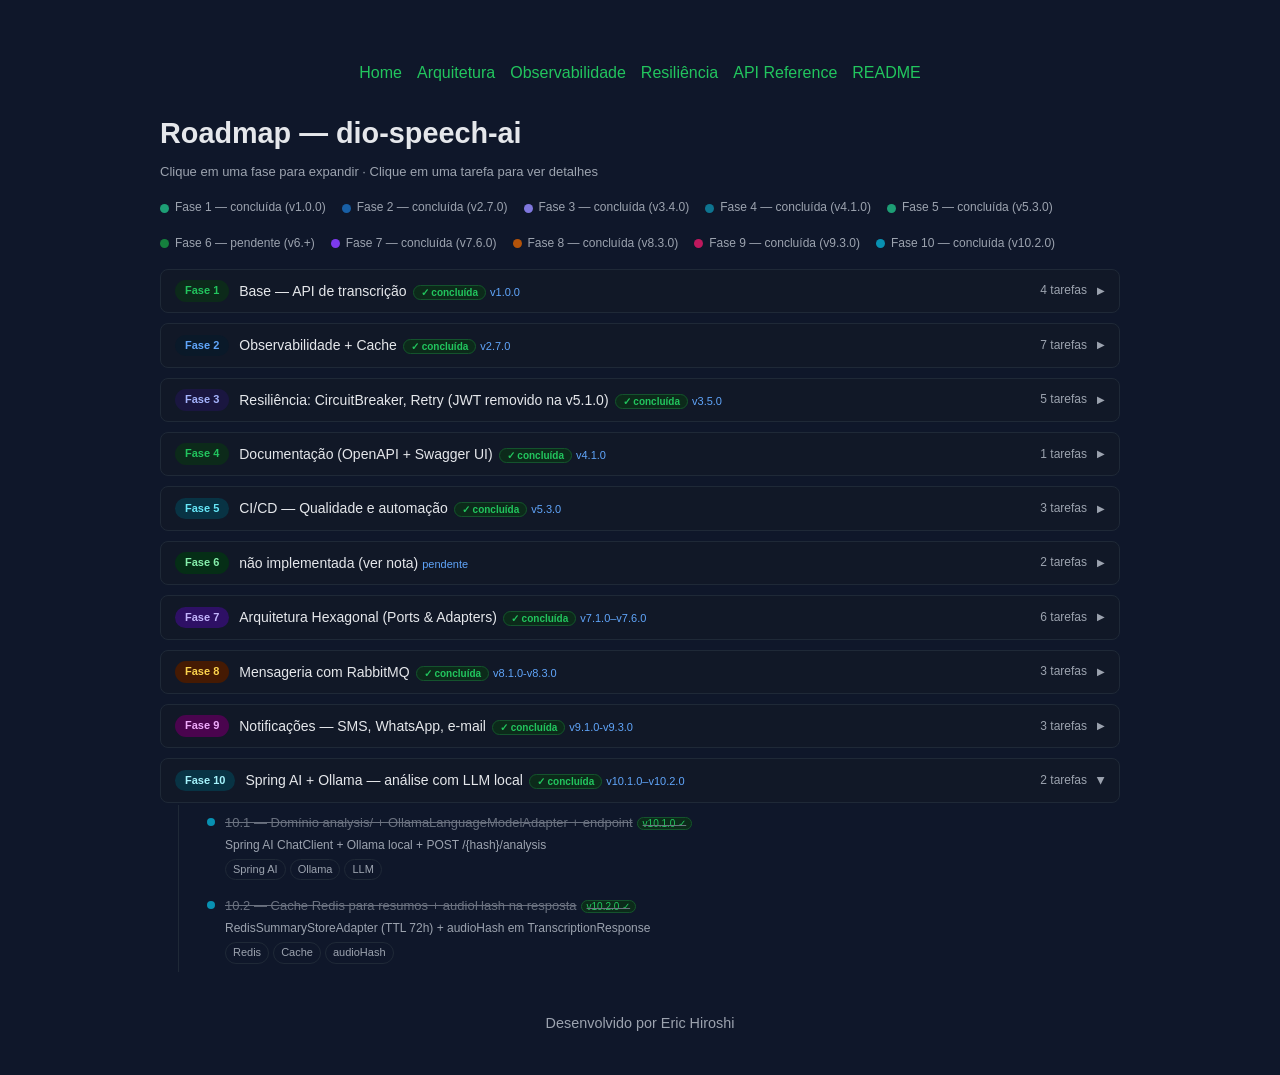
<file: docs/roadmap_dio_speech_ai.html>
<!DOCTYPE html>
<html lang="pt-BR">
<head>
  <meta charset="UTF-8" />
  <meta name="viewport" content="width=device-width, initial-scale=1.0" />
  <title>Roadmap — dio-speech-ai</title>
  <link rel="stylesheet" href="styles.css" />
  <style>
    .phase-header {
      display: flex; align-items: center; gap: 10px;
      padding: 10px 14px; border-radius: 8px;
      cursor: pointer; user-select: none;
      border: 1px solid var(--border);
      background: var(--card);
      margin-bottom: 2px;
    }
    .phase-header:hover { background: #1a2234; }
    .phase-badge {
      font-size: 11px; font-weight: 600; padding: 2px 10px;
      border-radius: 99px; white-space: nowrap;
    }
    .phase-title { font-size: 14px; font-weight: 500; flex: 1; color: var(--text); }
    .phase-meta { font-size: 12px; color: var(--muted); }
    .chevron { font-size: 10px; color: var(--muted); transition: transform 0.2s; }
    .chevron.open { transform: rotate(90deg); }

    .tasks { overflow: hidden; transition: max-height 0.3s ease; }
    .task-item {
      display: flex; align-items: flex-start; gap: 10px;
      padding: 8px 14px 8px 28px;
      border-left: 1.5px solid var(--border);
      margin-left: 18px;
      cursor: pointer;
    }
    .task-item:hover { background: #1a2234; border-radius: 0 8px 8px 0; }
    .task-dot { width: 8px; height: 8px; border-radius: 50%; margin-top: 5px; flex-shrink: 0; }
    .task-body { flex: 1; }
    .task-title { font-size: 13px; font-weight: 500; color: var(--text); }
    .task-desc { font-size: 12px; color: var(--muted); margin-top: 2px; line-height: 1.5; }
    .task-tags { display: flex; flex-wrap: wrap; gap: 4px; margin-top: 5px; }
    .tag {
      font-size: 11px; padding: 1px 7px; border-radius: 99px;
      border: 1px solid var(--border); color: var(--muted);
    }
    .detail-panel {
      background: var(--card); border: 1px solid var(--border);
      border-radius: 10px; padding: 16px; margin-top: 12px; font-size: 13px;
    }
    .detail-panel h3 { font-size: 14px; font-weight: 500; margin-bottom: 8px; color: var(--text); }
    .detail-panel p { color: var(--muted); line-height: 1.6; margin-bottom: 8px; }
    .code-block {
      background: #020617; border: 1px solid var(--border);
      border-radius: 8px; padding: 10px 12px;
      font-family: 'Courier New', monospace;
      font-size: 12px; color: #86efac;
      overflow-x: auto; margin-top: 6px; line-height: 1.6;
    }
    .dep-list { display: flex; flex-wrap: wrap; gap: 4px; margin-top: 6px; }
    .dep-tag {
      font-size: 11px; padding: 2px 8px; border-radius: 99px;
      background: #0c2a1a; color: #22c55e; border: 1px solid #14532d;
    }
    .close-btn { float: right; font-size: 12px; color: var(--muted); cursor: pointer; padding: 0 4px; }
    .close-btn:hover { color: var(--text); }
    .legend { display: flex; gap: 16px; flex-wrap: wrap; margin: 16px 0; }
    .legend-item { display: flex; align-items: center; gap: 6px; font-size: 12px; color: var(--muted); }
    .legend-dot { width: 9px; height: 9px; border-radius: 50%; }
    .hint { font-size: 13px; color: var(--muted); margin-bottom: 16px; }
    .done-badge {
      font-size: 10px; font-weight: 600; padding: 1px 7px;
      border-radius: 99px; background: #0c2a1a; color: #22c55e;
      border: 1px solid #14532d; margin-left: 6px;
    }
  </style>
</head>
<body>
  <div class="container">
    <nav>
      <a href="index.html">Home</a>
      <a href="architecture.html">Arquitetura</a>
      <a href="observability.html">Observabilidade</a>
      <a href="resilience.html">Resiliência</a>
      <a href="swagger.html">API Reference</a>
      <a href="https://github.com/erichiroshi/dio-speech-ai/blob/main/README.md">README</a>
    </nav>

    <h1 style="font-size:1.8rem; margin: 24px 0 6px;">Roadmap — dio-speech-ai</h1>
    <p class="hint">Clique em uma fase para expandir · Clique em uma tarefa para ver detalhes</p>

    <div class="legend">
      <div class="legend-item"><div class="legend-dot" style="background:#1D9E75"></div>Fase 1 — concluída (v1.0.0)</div>
      <div class="legend-item"><div class="legend-dot" style="background:#185FA5"></div>Fase 2 — concluída (v2.7.0)</div>
      <div class="legend-item"><div class="legend-dot" style="background:#7F77DD"></div>Fase 3 — concluída (v3.4.0)</div>
      <div class="legend-item"><div class="legend-dot" style="background:#0e7490"></div>Fase 4 — concluída (v4.1.0)</div>
      <div class="legend-item"><div class="legend-dot" style="background:#1D9E75"></div>Fase 5 — concluída (v5.3.0)</div>
      <div class="legend-item"><div class="legend-dot" style="background:#15803d"></div>Fase 6 — pendente (v6.+)</div>
      <div class="legend-item"><div class="legend-dot" style="background:#7c3aed"></div>Fase 7 — concluída (v7.6.0)</div>
      <div class="legend-item"><div class="legend-dot" style="background:#b45309"></div>Fase 8 — concluída (v8.3.0)</div>
      <div class="legend-item"><div class="legend-dot" style="background:#be185d"></div>Fase 9 — concluída (v9.3.0)</div>
      <div class="legend-item"><div class="legend-dot" style="background:#0891b2"></div>Fase 10 — concluída (v10.2.0)</div>
    </div>

    <div id="phases"></div>
    <div id="detail-container"></div>

    <footer style="margin-top: 40px;">
      <p>Desenvolvido por Eric Hiroshi</p>
    </footer>
  </div>

<script>
const phases = [
  {
    id: 1, label: "Fase 1", title: "Base — API de transcrição",
    color: "#1D9E75", badgeBg: "#0c2a1a", badgeColor: "#22c55e",
    version: "v1.0.0", taskCount: 4, done: true,
    tasks: [
      { title: "API REST síncrona", desc: "POST /api/transcriptions com multipart/form-data", tags: ["Spring MVC", "WebFlux"], done: true },
      { title: "Integração com Whisper via Speaches", desc: "WebClient → POST /v1/audio/transcriptions", tags: ["WebClient", "Speaches"], done: true },
      { title: "Validação e tratamento de erros", desc: "ProblemDetail (RFC 9457), tipos permitidos, tamanho", tags: ["GlobalExceptionHandler"], done: true },
      { title: "Infraestrutura Docker Compose", desc: "app + speaches, healthcheck, dependência ordenada", tags: ["Docker", "Healthcheck"], done: true }
    ]
  },
  {
    id: 2, label: "Fase 2", title: "Observabilidade + Cache",
    color: "#185FA5", badgeBg: "#0a1929", badgeColor: "#60a5fa",
    version: "v2.7.0", taskCount: 7, done: true,
    tasks: [
      {
        title: "2.1 — Micrometer + Prometheus",
        desc: "Métricas expostas em /actuator/prometheus, container Prometheus no Compose",
        tags: ["Micrometer", "Prometheus", "Actuator"],
        done: true,
        version: "v2.1.0",
        detail: "Dependência micrometer-registry-prometheus adicionada. TranscriptionMetrics centraliza: Counter (success/error), Timer (whisper.duration p50/p95/p99), DistributionSummary (file.size.bytes). Container prometheus no docker-compose.yml (prod) e docker-compose.dev.yml (scrape via host.docker.internal). Perfil dev: ./gradlew bootRun + docker-compose.dev.yml.",
        snippet: "// build.gradle\nimplementation 'io.micrometer:micrometer-registry-prometheus'\n\n// TranscriptionMetrics.java\nCounter successCounter = Counter.builder(\"transcription.requests.total\")\n    .tag(\"status\", \"success\").register(registry);\nTimer whisperTimer = Timer.builder(\"transcription.whisper.duration\")\n    .publishPercentiles(0.5, 0.95, 0.99).register(registry);"
      },
      {
        title: "2.2 — Logs estruturados (JSON)",
        desc: "logstash-logback-encoder + logback-spring.xml + MdcLoggingFilter com requestId por request",
        tags: ["Logback", "JSON", "MDC"],
        done: true,
        version: "v2.2.0",
        detail: "logback-spring.xml com dois perfis: prod → JSON (campos MDC de primeiro nível), dev → texto colorido. MdcLoggingFilter popula requestId (UUID), httpMethod, requestUri. TranscriptionService adiciona fileName, fileSizeBytes, whisperModel. GlobalExceptionHandler inclui requestId no ProblemDetail. Header X-Request-Id em todas as respostas.",
        snippet: "// build.gradle\nimplementation 'net.logstash.logback:logstash-logback-encoder:9.0'\n\n// Log JSON gerado em prod:\n{\n  \"level\": \"INFO\",\n  \"message\": \"Transcrição concluída | chars=142\",\n  \"requestId\": \"a3f2c1d0-...\",\n  \"fileName\": \"audio.wav\",\n  \"fileSizeBytes\": \"461842\",\n  \"whisperModel\": \"Systran/faster-whisper-small\"\n}"
      },
      {
        title: "2.3 — Redis no Docker Compose",
        desc: "Subir container Redis e configurar Spring Data Redis na aplicação",
        tags: ["Redis", "Docker Compose", "Spring Data Redis"],
        done: true,
        version: "v2.3.0",
        detail: "Adicionar serviço redis no compose.yaml. Adicionar dependência spring-boot-starter-data-redis. Configurar RedisTemplate com serializer Jackson. Expor porta 6379 apenas na rede backend.",
        snippet: "# docker-compose.yml\nredis:\n  image: redis:7-alpine\n  healthcheck:\n    test: [\"CMD\",\"redis-cli\",\"ping\"]\n\n// build.gradle\nimplementation 'org.springframework.boot:spring-boot-starter-data-redis'"
      },
      {
        title: "2.4 — Cache por hash SHA-256",
        desc: "Calcular hash do arquivo e cachear transcrição em transcription:{hash}",
        tags: ["SHA-256", "Redis", "Cache"],
        done: true,
        version: "v2.4.0",
        detail: "Criar CacheService que calcula SHA-256 do byte[] antes de enviar ao Whisper. Chave Redis: transcription:{sha256hex}. TTL configurável. Hit → retorna imediatamente com cached:true. Miss → transcreve, armazena, retorna.",
        snippet: "String hash = DigestUtils.sha256Hex(file.getBytes());\nString key = \"transcription:\" + hash;\nTranscriptionResponse cached = redisTemplate.opsForValue().get(key);\nif (cached != null) return cached.withCached(true);\n\n// após transcrever:\nredisTemplate.opsForValue().set(key, response, Duration.ofHours(24));"
      },
      {
        title: "2.5 — Métricas customizadas de cache",
        desc: "Contadores cache.hit / cache.miss integrados ao TranscriptionMetrics",
        tags: ["Micrometer", "Counter", "Cache"],
        done: true,
        version: "v2.5.0",
        detail: "Expandir TranscriptionMetrics com: Counter transcription.cache{result=hit}, Counter transcription.cache{result=miss}. Adicionar tag 'model' nas métricas do Whisper. Cache hit ratio visível no Prometheus: hits/(hits+misses).",
        snippet: "Counter hitCounter = Counter.builder(\"transcription.cache\")\n    .tag(\"result\",\"hit\").register(registry);\nCounter missCounter = Counter.builder(\"transcription.cache\")\n    .tag(\"result\",\"miss\").register(registry);\n\n// Prometheus query:\n// rate(transcription_cache_total{result=\"hit\"}[1m])"
      },
      {
        title: "2.6 — Grafana + dashboards",
        desc: "Dashboard com: req/s, latência p50/p95/p99, cache hit rate, erros",
        tags: ["Grafana", "Prometheus", "Dashboard"],
        done: true,
        version: "v2.6.0",
        detail: "Adicionar serviço grafana no compose.yaml com provisioning automático via volumes. Datasource prometheus.yaml apontando para http://prometheus:9090. Dashboard JSON com: throughput (req/min), percentis de latência, cache hit ratio, distribuição de tamanhos.",
        snippet: "# docker-compose.yml\ngrafana:\n  image: grafana/grafana\n  volumes:\n    - ./monitoring/grafana/provisioning:/etc/grafana/provisioning\n  ports: [\"3000:3000\"]"
      },
      {
        title: "2.7 — Tracing com Zipkin (OpenTelemetry)",
        desc: "Trace IDs por todo fluxo: controller → service → redis → whisper",
        tags: ["Zipkin", "OpenTelemetry", "Micrometer Tracing"],
        done: true,
        version: "v2.7.0",
        detail: "Adicionar micrometer-tracing-bridge-otel e opentelemetry-exporter-zipkin. Container zipkin no compose. Sampling 100% em dev. O trace_id aparece automaticamente nos logs JSON via MDC.",
        snippet: "// build.gradle\nimplementation 'io.micrometer:micrometer-tracing-bridge-otel'\nimplementation 'io.opentelemetry:opentelemetry-exporter-zipkin'\n\n// application.yml\nmanagement.tracing.sampling.probability: 1.0\nzipkin.base-url: http://zipkin:9411"
      }
    ]
  },
  {
    id: 3, label: "Fase 3", title: "Resiliência: CircuitBreaker, Retry (JWT removido na v5.1.0)",
    color: "#7F77DD", badgeBg: "#1a1640", badgeColor: "#a5b4fc",
    version: null, taskCount: 5, done: true,
    version: "v3.5.0",
    tasks: [
      {
        title: "3.1 — CircuitBreaker (Resilience4j)",
        desc: "@CircuitBreaker no SpeechToTextClient — fallback com 503",
        tags: ["Resilience4j", "CircuitBreaker"],
        done: true,
        version: "v3.1.0",
        detail: "Adicionar spring-boot-starter-aop e resilience4j-spring-boot3. @CircuitBreaker(name='whisper') em SpeechToTextClient. Configurar: slidingWindowSize=10, failureRateThreshold=50, waitDuration=30s. Fallback: TranscriptionException com mensagem 'Whisper indisponível'.",
        snippet: "@CircuitBreaker(name = \"whisper\", fallbackMethod = \"fallback\")\npublic WhisperResponse transcribe(MultipartFile file) { ... }\n\n// application.yml\nresilience4j.circuitbreaker.instances.whisper:\n  slidingWindowSize: 10\n  failureRateThreshold: 50\n  waitDurationInOpenState: 30s"
      },
      {
        title: "3.2 — Retry com backoff exponencial",
        desc: "@Retry no cliente Whisper: 3 tentativas, backoff 500ms → 2s",
        tags: ["Resilience4j", "Retry", "Backoff"],
        done: true,
        version: "v3.2.0",
        detail: "@Retry junto com @CircuitBreaker (ordem importa: Retry wraps CB). maxAttempts=3, waitDuration=500ms, exponentialBackoff multiplier=2. Retry apenas em TranscriptionException, não em IllegalArgumentException.",
        snippet: "// application.yml\nresilience4j.retry.instances.whisper:\n  maxAttempts: 3\n  waitDuration: 500ms\n  enableExponentialBackoff: true\n  exponentialBackoffMultiplier: 2\n  retryExceptions:\n    - TranscriptionException"
      },
      {
        title: "3.3 — Métricas de resiliência",
        desc: "Estado do circuit breaker e tentativas de retry no Prometheus",
        tags: ["Micrometer", "Resilience4j", "Prometheus"],
        done: true,
        version: "v3.3.0",
        detail: "Resilience4j integra automaticamente com Micrometer. Métricas: resilience4j_circuitbreaker_state (CLOSED/OPEN/HALF_OPEN), _calls_total, resilience4j_retry_calls_total. Painel Grafana: gauge do estado do CB + taxa de retries.",
        snippet: "# Prometheus\nresilience4j_circuitbreaker_state{name=\"whisper\"}\nrate(resilience4j_circuitbreaker_calls_total{name=\"whisper\",kind=\"failed\"}[1m])"
      },
      {
        title: "3.4 — JWT (⚠️ removido na v5.1.0)",
        desc: "Remoção da autenticação JWT por questões de simplicidade e segurança",
        tags: ["JWT", "Remoção"],
        done: true,
        version: "v3.4.0",
        detail: "A autenticação JWT foi implementada na v3.4.0 mas removida na v5.1.0 pois não trazia valor agregado ao projeto e adicionava complexidade desnecessária. Todas as rotas são agora públicas, sem necessidade de autenticação. O endpoint POST /auth/token foi removido completamente.",
        snippet: "// Nenhum código de autenticação JWT permanece no código-fonte\nenv.NECESSITA_DE_AUTENTICACAO = false;"
      },
      {
        title: "3.5 — Testes de integração",
        desc: "Testcontainers: cache hit/miss, CB open/close (cenários JWT removidos)",
        tags: ["JUnit 5", "Testcontainers", "SpringBootTest"],
        done: true,
        version: "v3.5.0",
        detail: "Testcontainers para Redis e Zipkin. Cenários: cache hit retorna cached=true; CB abre após N falhas → 503; retry reconecta na 2ª tentativa.",
        snippet: "@Container\nstatic RedisContainer redis = new RedisContainer(\"redis:7-alpine\");\n\n@Test void shouldReturnCachedTranscription() {\n  // 1ª chamada: miss → chama Whisper\n  // 2ª chamada: hit → Redis, cached=true\n}"
      }
    ]
  }

  ,{
    id: 4, label: "Fase 4", title: "Documentação (OpenAPI + Swagger UI)",
    color: "#0F6E56", badgeBg: "#0c2a1a", badgeColor: "#22c55e",
    version: "v4.1.0", taskCount: 1, done: true,
    tasks: [
      {
        title: "4.1 — SpringDoc OpenAPI + Swagger UI",
        desc: "Spec OpenAPI 3.1 automática + Swagger UI interativo com autenticação JWT",
        tags: ["SpringDoc", "OpenAPI", "Swagger UI"],
        done: true,
        version: "v4.1.0",
        detail: "springdoc-openapi-starter-webmvc-ui:2.8.9. OpenApiConfig define metadados, servidores e esquema JWT Bearer global. SecurityConfig libera /v3/api-docs/** e /swagger-ui/**. TranscriptionController e AuthController anotados com @Tag, @Operation, @ApiResponses com exemplos reais. TranscriptionResponse anotado com @Schema. Endpoint público /auth/token marcado com @SecurityRequirements vazio.",
        snippet: "// build.gradle\nimplementation \"org.springdoc:springdoc-openapi-starter-webmvc-ui:2.8.9\"\n\n// application.yml\nspringdoc:\n  swagger-ui:\n    path: /swagger-ui.html\n    try-it-out-enabled: true\n  packages-to-scan: com.example.diospeechai\n  paths-to-exclude: /actuator/**\n\n// Swagger UI: http://localhost:8080/swagger-ui.html\n// Spec JSON: http://localhost:8080/v3/api-docs"
      }
    ]
  }


  ,{
    id: 5, label: "Fase 5", title: "CI/CD — Qualidade e automação",
    color: "#0e7490", badgeBg: "#083344", badgeColor: "#67e8f9",
    version: "v5.3.0", taskCount: 3, done: true,
    tasks: [
      {
        title: "5.1 — Jacoco + SonarCloud (cobertura e qualidade)",
        desc: "Plugin Jacoco no build.gradle com threshold 70% + sonar.properties",
        tags: ["Jacoco", "SonarCloud", "Qualidade"],
        done: true, version: "5.1.0",
        detail: "Plugin Jacoco configurado no build.gradle. Task jacocoTestReport (XML para SonarCloud + Codecov, HTML para artifact). Task jacocoTestCoverageVerification com threshold 70% de linhas. test.finalizedBy jacocoTestReport. check.dependsOn jacocoTestCoverageVerification. Exclusões: config/, dto/, exception/, *Application, properties/. sonar.properties com projectKey, organization, coverage paths. spring-boot-starter-security e JWT removidos nesta versão.",
        snippet: "jacoco {\n    toolVersion = \"0.8.12\"\n}\njacocoTestCoverageVerification {\n    violationRules {\n        rule {\n            limit {\n                minimum = 0.70 // 70%\n            }\n        }\n    }\n}"
      },
      {
        title: "5.2 — ci.yml + docker.yml (GitHub Actions)",
        desc: "CI de testes + SonarCloud + Codecov e CI de Docker com BuildKit, cache e Trivy",
        tags: ["GitHub Actions", "Docker Hub", "Trivy"],
        done: true, version: "v5.2.0",
        detail: "ci.yml: push qualquer branch + PR main. JDK 25 Temurin, cache Gradle, cache SonarCloud. ./gradlew clean build (testes + jacoco). ./gradlew sonar. Upload Codecov. docker.yml: Docker Buildx + BuildKit, cache type=gha. metadata-action para tags sha/branch/latest/pr. Login só em push. Push apenas se não for PR. Trivy scan CRITICAL+HIGH exit-code 0. Imagem: erichiroshi/dio-speech-ai.",
        snippet: "# Tags geradas automaticamente:\n# main  → latest + sha\n# branch → branch-name + sha  \n# PR    → pr-42 (sem push)"
      },
      {
        title: "5.3 — release.yml + docs.yml + readme_pdf.md",
        desc: "Release automático na tag v* com re-tag da imagem + PDF técnico do projeto",
        tags: ["Release", "PDF", "Pandoc"],
        done: true, version: "v5.3.0",
        detail: "release.yml: dispara em push de tag v*. Re-tagueia imagem latest → v{version}. softprops/action-gh-release com generate_release_notes true. Body com instruções docker pull, compose, run. docs.yml: pandoc + texlive-xetex. Gera PDF do readme_pdf.md sem emojis nem badges. Upload como artifact 30 dias + anexado ao release em tags. readme_pdf.md: documento técnico enxuto — o que é, como rodar, endpoints, variáveis.",
        snippet: "# release.yml dispara em:\non:\n  push:\n    tags: [ \'v*\' ]\n\n# Não rebuilda — só re-tagueia\ndocker pull erichiroshi/dio-speech-ai:latest\ndocker tag erichiroshi/dio-speech-ai:latest \\\n           erichiroshi/dio-speech-ai:$VERSION"
      }
    ]
  }

  ,{
    id: 6, label: "Fase 6", title: "não implementada (ver nota)",
    color: "#15803d", badgeBg: "#052e16", badgeColor: "#86efac",
    version: "pendente", taskCount: 2, done: false,
    tasks: [
      {
        title: "6.1 — Bean Validation nos DTOs de entrada",
        desc: "Validar TranscribeCommand e requisições de entrada com @Valid + constraints",
        tags: ["Bean Validation", "DTOs", "Constraints"],
        done: false, version: null,
        detail: "spring-boot-starter-validation já está no build.gradle. Adicionar constraints ao DTO de entrada da transcrição (tamanho máximo do arquivo, Content-Type permitido via custom validator ou enum). TokenRequest já tem @NotBlank no username. Revisar todos os DTOs de entrada e aplicar constraints adequadas. @Valid nos controllers.",
        snippet: "// Exemplo de constraint customizada para Content-Type\n@AudioContentType // validação de domínio\npublic record TranscribeCommand(\n    @NotNull byte[] audioBytes,\n    @NotBlank String filename,\n    @Positive long fileSizeBytes\n) {}"
      },
      {
        title: "6.2 — Tratamento estruturado de erros de validação + testes",
        desc: "GlobalExceptionHandler para MethodArgumentNotValidException + testes unitários e de integração",
        tags: ["GlobalExceptionHandler", "ProblemDetail", "Testes"],
        done: false, version: null,
        detail: "MethodArgumentNotValidException handler no GlobalExceptionHandler retornando ProblemDetail RFC 9457 com mapa de erros por campo. Padronizar idioma (português). Testes unitários dos validators. Testes de integração: requisição inválida → 400 com body estruturado verificado via jsonPath.",
        snippet: "// Resposta 400 estruturada:\n{\n  \"type\": \"https://api.diospeechai/errors/validation\",\n  \"title\": \"Erro de validação\",\n  \"status\": 400,\n  \"errors\": {\n    \"username\": \"Username é obrigatório\"\n  }\n}"
      }
    ],
    detail: "A Fase 6 (Bean Validation) não foi implementada pois, até a versão atual (v10.2.0), não há DTOs com múltiplos campos que se beneficiariam da validação bean validation. Os objetos de entrada são simples (apenas um arquivo de upload) e a validação de conteúdo é feita por lógica de negócio no service. A fase será implementada quando o sistema introduzir DTOs complexos com múltiplos campos que requerem validação declarativa."
  }
  ,{
    id: 7, label: "Fase 7", title: "Arquitetura Hexagonal (Ports & Adapters)",
    color: "#7c3aed", badgeBg: "#2e1065", badgeColor: "#c4b5fd",
    version: "v7.1.0–v7.6.0", taskCount: 6, done: true,
    tasks: [
      {
        title: "7.1 — Domínio: entidade Transcription + ports de saída",
        desc: "Criar o núcleo do domínio sem nenhuma dependência de framework",
        tags: ["Domain", "Ports", "Hexagonal"],
        done: true, version: "v7.1.0",
        detail: "Criar transcription/domain/model/Transcription.java (entidade), transcription/domain/port/out/SpeechToTextPort.java (contrato do serviço de IA), TranscriptionCachePort.java (contrato do cache) e TranscriptionEventPort.java (contrato da fila). Zero import Spring nestas classes.",
        snippet: "// PORT — o domínio define o contrato\npublic interface SpeechToTextPort {\n    String transcribe(byte[] audioBytes);\n}\n\n// O adapter (Whisper, OpenAI...) implementa este contrato\n// O domínio nunca conhece a implementação"
      },
      {
        title: "7.2 — Domínio: port de entrada + command/result",
        desc: "TranscribeAudioPort (interface do caso de uso), TranscribeCommand e TranscriptionResult",
        tags: ["Domain", "Port-In", "Command"],
        done: true, version: "v7.2.0",
        detail: "TranscribeAudioPort é a interface que o controller e o consumer RabbitMQ vão usar. TranscribeCommand carrega audioBytes, filename, sizeBytes. TranscriptionResult carrega text, fileSizeBytes, cached. Nenhum deles conhece HTTP ou RabbitMQ.",
        snippet: "public interface TranscribeAudioPort {\n    TranscriptionResult transcribe(TranscribeCommand command);\n}\n\n// Usado pelo HTTP adapter:\nport.transcribe(new TranscribeCommand(bytes, filename, size));\n\n// Usado pelo RabbitMQ adapter (mesma interface):\nport.transcribe(new TranscribeCommand(msgBytes, msgName, msgSize));"
      },
      {
        title: "7.3 — Application: TranscribeAudioUseCase",
        desc: "Implementação do caso de uso — orquestra cache, IA e evento",
        tags: ["Application", "UseCase"],
        done: true, version: "v7.3.0",
        detail: "TranscribeAudioUseCase implementa TranscribeAudioPort. Injeta SpeechToTextPort, TranscriptionCachePort e TranscriptionEventPort (todas interfaces). Fluxo: hash SHA-256 → cache get → hit retorna → miss chama IA → cache put → publica evento → métricas → retorna resultado.",
        snippet: "// Teste unitário sem Spring, sem Docker:\nwhen(cachePort.get(hash)).thenReturn(Optional.empty());\nwhen(speechPort.transcribe(bytes)).thenReturn(\"texto\");\nvar result = useCase.transcribe(command);\nverify(cachePort).put(hash, result);\nverify(eventPort).publish(any());"
      },
      {
        title: "7.4 — Infrastructure: WhisperAdapter + RedisTranscriptionCacheAdapter",
        desc: "Mover SpeechToTextClient e CacheService para adapters que implementam os ports",
        tags: ["Infrastructure", "Adapter", "Whisper", "Redis"],
        done: true, version: "v7.4.0",
        detail: "WhisperAdapter implementa SpeechToTextPort. Mantém @Retry + @CircuitBreaker. RedisTranscriptionCacheAdapter implementa TranscriptionCachePort. Mantém SHA-256, TTL, tolerância a falhas. Pacotes: transcription/infrastructure/speechtotext/whisper/ e transcription/infrastructure/cache/.",
        snippet: "@Component\npublic class WhisperAdapter implements SpeechToTextPort {\n    // @Retry + @CircuitBreaker aqui\n    public String transcribe(byte[] audioBytes) { ... }\n}\n\n// Futuramente:\n@Primary @ConditionalOnProperty(\"speechtotext.provider=openai\")\npublic class OpenAiSpeechAdapter implements SpeechToTextPort { ... }"
      },
      {
        title: "7.5 — Adapter in/http: TranscriptionController refatorado",
        desc: "Controller injeta TranscribeAudioPort (interface), não mais o service diretamente",
        tags: ["Adapter", "HTTP", "Controller"],
        done: true, version: "v7.5.0",
        detail: "TranscriptionController move para transcription/adapter/in/http/. Injeta TranscribeAudioPort. Converte MultipartFile → TranscribeCommand, TranscriptionResult → TranscriptionResponse. O controller não conhece Redis, Whisper ou RabbitMQ.",
        snippet: "// Antes: private final TranscriptionService service;\n// Depois: private final TranscribeAudioPort transcribePort;\n\n// O controller só converte e delega:\nvar command = new TranscribeCommand(file.getBytes(), file.getOriginalFilename(), file.getSize());\nvar result = transcribePort.transcribe(command);\nreturn ResponseEntity.ok(toResponse(result));"
      },
      {
        title: "7.6 — Reorganizar auth para hexagonal + testes unitários dos casos de use",
        desc: "auth com domain/port/application/infrastructure/adapter + GenerateTokenUseCase",
        tags: ["Auth", "Hexagonal", "Testes"],
        done: true, version: "v7.6.0",
        detail: "Mover auth para a mesma estrutura hexagonal: JwtProperties para auth/infrastructure/jwt/, AuthController para auth/adapter/in/http/. Criar GenerateTokenUseCase. Adicionar TranscribeAudioUseCaseTest e GenerateTokenUseCaseTest — testes unitários puros com mocks, sem Spring.",
        snippet: "// TranscribeAudioUseCaseTest — zero Spring, zero Docker:\n@ExtendWith(MockitoExtension.class)\nclass TranscribeAudioUseCaseTest {\n    @Mock SpeechToTextPort speechPort;\n    @Mock TranscriptionCachePort cachePort;\n    @Mock TranscriptionEventPort eventPort;\n    @InjectMocks TranscribeAudioUseCase useCase;\n}"
      }
    ]
  }
  ,{
    id: 8, label: "Fase 8", title: "Mensageria com RabbitMQ",
    color: "#b45309", badgeBg: "#451a03", badgeColor: "#fcd34d",
    version: "v8.1.0-v8.3.0", taskCount: 3, done: true,
    tasks: [
      {
        title: "8.1 — Infraestrutura RabbitMQ + TranscriptionEventPort adapter",
        desc: "Docker Compose + RabbitConfig + RabbitTranscriptionEventAdapter (produtor)",
        tags: ["RabbitMQ", "Infrastructure", "Producer"],
        done: true, version: "v8.1.0",
        detail: "Adicionar rabbitmq:3-management ao docker-compose.yml e dev.yml. Criar RabbitConfig (Exchange, Queue, Binding). Criar RabbitTranscriptionEventAdapter implementando TranscriptionEventPort — publica TranscriptionCompletedEvent após cada transcrição bem-sucedida. O caso de uso já chama eventPort.publish() desde a v5.3.",
        snippet: "// TranscriptionCompletedEvent\n{ transcriptionId, audioHash, text, fileSizeBytes, completedAt }\n\n// Exchange: transcription.events\n// Routing key: transcription.completed\n// Qualquer serviço (SMS, email, WhatsApp) assina esta exchange"
      },
      {
        title: "8.2 — Consumer: receber pedidos de transcrição via fila",
        desc: "TranscriptionRequestConsumer — @RabbitListener que usa o mesmo caso de uso do HTTP",
        tags: ["RabbitMQ", "Consumer", "Adapter"],
        done: true, version: "v8.2.0",
        detail: "TranscriptionRequestConsumer em transcription/adapter/in/messaging/. Recebe TranscriptionRequestMessage, converte para TranscribeCommand, chama TranscribeAudioPort (mesma interface usada pelo controller HTTP). Resultado publicado automaticamente pelo caso de uso via TranscriptionEventPort.",
        snippet: "@RabbitListener(queues = \"transcription.requests\")\npublic void onTranscriptionRequest(TranscriptionRequestMessage msg) {\n    var command = new TranscribeCommand(msg.audioBytes(), msg.filename(), msg.sizeBytes());\n    transcribePort.transcribe(command); // mesmo caso de uso do HTTP\n}"
      },
      {
        title: "8.3 — Testes de integração com RabbitMQ real (Testcontainers)",
        desc: "RabbitMQ via Testcontainers + verificar publicação do evento após transcrição",
        tags: ["RabbitMQ", "Testcontainers", "Integração"],
        done: true, version: "v8.3.0",
        detail: "Adicionar rabbitmq Testcontainers ao TranscriptionIntegrationTest. Verificar que após uma transcrição bem-sucedida o evento TranscriptionCompletedEvent é publicado na exchange correta. Testar consumer: publicar TranscriptionRequestMessage e verificar resultado cacheado.",
        snippet: "@Container\nstatic RabbitMQContainer rabbit = new RabbitMQContainer(\"rabbitmq:3-management-alpine\");\n\n// Verificar evento publicado:\nMessage msg = rabbitTemplate.receive(\"transcription.completed.test\", 3000);\nassertThat(msg).isNotNull();\nassertThat(parseEvent(msg).text()).isEqualTo(\"audio transcrito\");"
      }
    ]
  }

  ,{
    id: 9, label: "Fase 9", title: "Notificações — SMS, WhatsApp, e-mail",
    color: "#be185d", badgeBg: "#4a044e", badgeColor: "#f0abfc",
    version: "v9.1.0-v9.3.0", taskCount: 3, done: true,
    tasks: [
      {
        title: "9.1 — Consumer base + adapter de notificação",
        desc: "NotificationPort (interface) + estrutura base de consumers RabbitMQ",
        tags: ["RabbitMQ", "Consumer", "Port"],
        done: true, version: "v9.1.0",
        detail: "NotificationPort define o contrato: send(NotificationRequest). NotificationRequest carrega destinatário, conteúdo, canal (SMS/EMAIL/WHATSAPP). Consumer base assina transcription.events e despacha para o adapter correto conforme canal configurado.",
        snippet: "public interface NotificationPort {\n    void send(NotificationRequest request);\n}\n\n// Cada canal implementa a interface:\n// EmailNotificationAdapter\n// SmsNotificationAdapter\n// WhatsAppNotificationAdapter"
      },
      {
        title: "9.2 — E-mail (Spring Mail)",
        desc: "EmailNotificationAdapter implementa NotificationPort via Spring Mail",
        tags: ["Spring Mail", "SMTP", "Adapter"],
        done: true, version: "v9.2.0",
        detail: "spring-boot-starter-mail. EmailNotificationAdapter implementa NotificationPort. Template HTML da transcrição. Configuração SMTP via variáveis de ambiente. Testes com GreenMail (SMTP embarcado para testes).",
        snippet: "MAIL_HOST=smtp.gmail.com\nMAIL_PORT=587\nMAIL_USERNAME=...\nMAIL_PASSWORD=..."
      },
      {
        title: "9.3 — SMS + WhatsApp (via API externa)",
        desc: "SmsNotificationAdapter e WhatsAppNotificationAdapter via WebClient",
        tags: ["Twilio", "WhatsApp API", "WebClient"],
        done: true, version: "v9.3.0",
        detail: "Adapters via WebClient para qualquer API REST de SMS/WhatsApp (Twilio, Vonage, Meta API). Configuração via variáveis de ambiente. Mesma interface NotificationPort — trocar provedor = trocar adapter. Testes com MockWebServer.",
        snippet: "// Trocar Twilio por Vonage = novo adapter\n// O consumer RabbitMQ não muda\n// A interface não muda"
      }
    ]
  }

   ,{
    id: 10, label: "Fase 10", title: "Spring AI + Ollama — análise com LLM local",
    color: "#0891b2", badgeBg: "#083344", badgeColor: "#a5f3fc",
    version: "v10.1.0–v10.2.0", taskCount: 2, done: true,
    tasks: [
      {
        title: "10.1 — Domínio analysis/ + OllamaLanguageModelAdapter + endpoint",
        desc: "Spring AI ChatClient + Ollama local + POST /{hash}/analysis",
        tags: ["Spring AI", "Ollama", "LLM"],
        done: true, version: "v10.1.0",
        detail: "Novo domínio analysis/ hexagonal completo. LanguageModelPort como contrato — Ollama hoje, qualquer LLM amanhã. SummarizeTranscriptionUseCase: cache check → prompt → LLM → store → retorna. Controller busca texto no Redis existente via TranscriptionCachePort. GlobalExceptionHandler + AnalysisUnavailableException → 503.",
        snippet: "// Trocar Ollama por OpenAI:\n@Primary\npublic class OpenAiLanguageModelAdapter implements LanguageModelPort {\n    public String generate(String prompt) {\n        // OpenAI ChatClient aqui\n    }\n}\n// Domínio e use case não mudam"
      },
      {
        title: "10.2 — Cache Redis para resumos + audioHash na resposta",
        desc: "RedisSummaryStoreAdapter (TTL 72h) + audioHash em TranscriptionResponse",
        tags: ["Redis", "Cache", "audioHash"],
        done: true, version: "v10.2.0",
        detail: "RedisSummaryStoreAdapter implements SummaryStorePort — chave 'summary:{hash}', TTL 72h. RedisAnalysisConfig: bean RedisTemplate<String, SummaryResult> separado. TranscriptionResult + audioHash: use case já calcula o hash, custo zero incluir no result. TranscriptionResponse + audioHash: cliente recebe o hash para chamar /analysis diretamente.",
        snippet: "// Fluxo completo:\n// 1. POST /api/transcriptions → { text, audioHash: 'a1b2...' }\n// 2. POST /api/transcriptions/a1b2.../analysis\n//    → 1ª vez: Ollama processa (~5-30s)\n//    → 2ª vez: Redis hit (~15ms, cached: true)"
      }
    ]
  }
];

let openPhases = new Set([10]);
let activeTask = null;

function renderPhases() {
  const container = document.getElementById('phases');
  container.innerHTML = '';
  phases.forEach(phase => {
    const isOpen = openPhases.has(phase.id);
    const wrapper = document.createElement('div');
    wrapper.style.marginBottom = '8px';

    const doneBadge = phase.done ? `<span class="done-badge">✓ concluída</span>` : '';
    const versionBadge = phase.version ? `<span style="font-size:11px;color:#60a5fa;margin-left:4px">${phase.version}</span>` : '';

    const header = document.createElement('div');
    header.className = 'phase-header';
    header.innerHTML = `
      <span class="phase-badge" style="background:${phase.badgeBg};color:${phase.badgeColor}">${phase.label}</span>
      <span class="phase-title">${phase.title}${doneBadge}${versionBadge}</span>
      <span class="phase-meta">${phase.taskCount} tarefas</span>
      <span class="chevron ${isOpen ? 'open' : ''}">▶</span>
    `;
    header.onclick = () => {
      if (openPhases.has(phase.id)) openPhases.delete(phase.id);
      else openPhases.add(phase.id);
      renderPhases();
    };

    const tasks = document.createElement('div');
    tasks.className = 'tasks';
    tasks.style.maxHeight = isOpen ? '3000px' : '0';

    phase.tasks.forEach((task, ti) => {
      const item = document.createElement('div');
      item.className = 'task-item';
      const isActive = activeTask && activeTask.phaseId === phase.id && activeTask.taskIdx === ti;
      if (isActive) item.style.background = '#0a1929';

      const vTag = task.version ? `<span style="font-size:10px;color:#22c55e;background:#0c2a1a;border:1px solid #14532d;padding:0 5px;border-radius:99px;margin-left:4px">${task.version} ✓</span>` : '';

      item.innerHTML = `
        <div class="task-dot" style="background:${phase.color}${task.done ? '' : '55'}"></div>
        <div class="task-body">
          <div class="task-title" style="${task.done ? 'text-decoration:line-through;color:#6b7280' : ''}">${task.title}${vTag}</div>
          <div class="task-desc">${task.desc}</div>
          ${task.tags ? `<div class="task-tags">${task.tags.map(t=>`<span class="tag">${t}</span>`).join('')}</div>` : ''}
        </div>
      `;
      item.onclick = () => {
        if (task.detail) {
          activeTask = (isActive) ? null : { phaseId: phase.id, taskIdx: ti, task, phase };
          renderPhases();
          renderDetail();
        }
      };
      tasks.appendChild(item);
    });

    wrapper.appendChild(header);
    wrapper.appendChild(tasks);
    container.appendChild(wrapper);
  });
}

function renderDetail() {
  const container = document.getElementById('detail-container');
  if (!activeTask) { container.innerHTML = ''; return; }
  const { task } = activeTask;
  container.innerHTML = `
    <div class="detail-panel">
      <span class="close-btn" id="close-detail">✕</span>
      <h3>${task.title}</h3>
      <p>${task.detail}</p>
      ${task.deps ? `<div style="font-size:12px;color:#9ca3af;margin-bottom:6px">Dependências:</div><div class="dep-list">${task.deps.map(d=>`<span class="dep-tag">${d}</span>`).join('')}</div>` : ''}
      ${task.snippet ? `<div class="code-block"><pre style="white-space:pre-wrap">${task.snippet}</pre></div>` : ''}
    </div>
  `;
  document.getElementById('close-detail').onclick = () => { activeTask = null; renderPhases(); renderDetail(); };
}

renderPhases();
renderDetail();
</script>
</body>
</html>
</file>
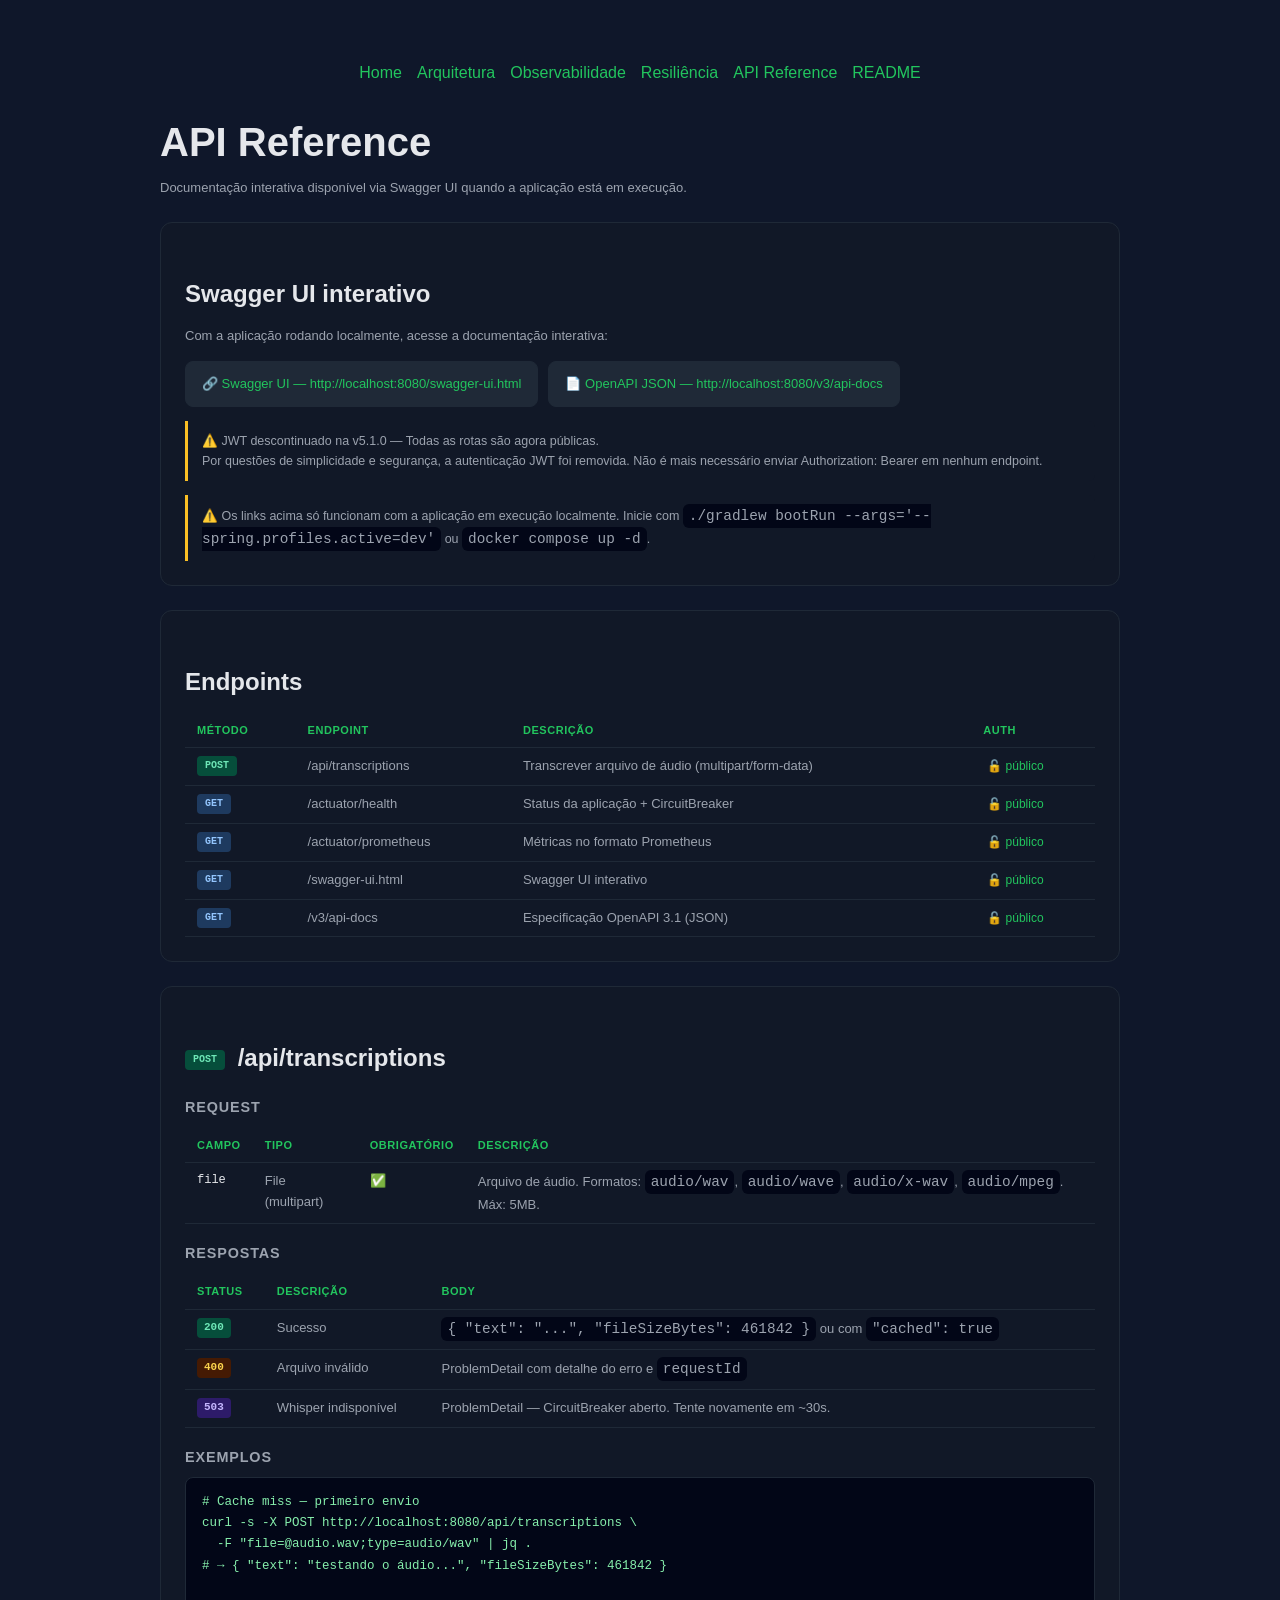
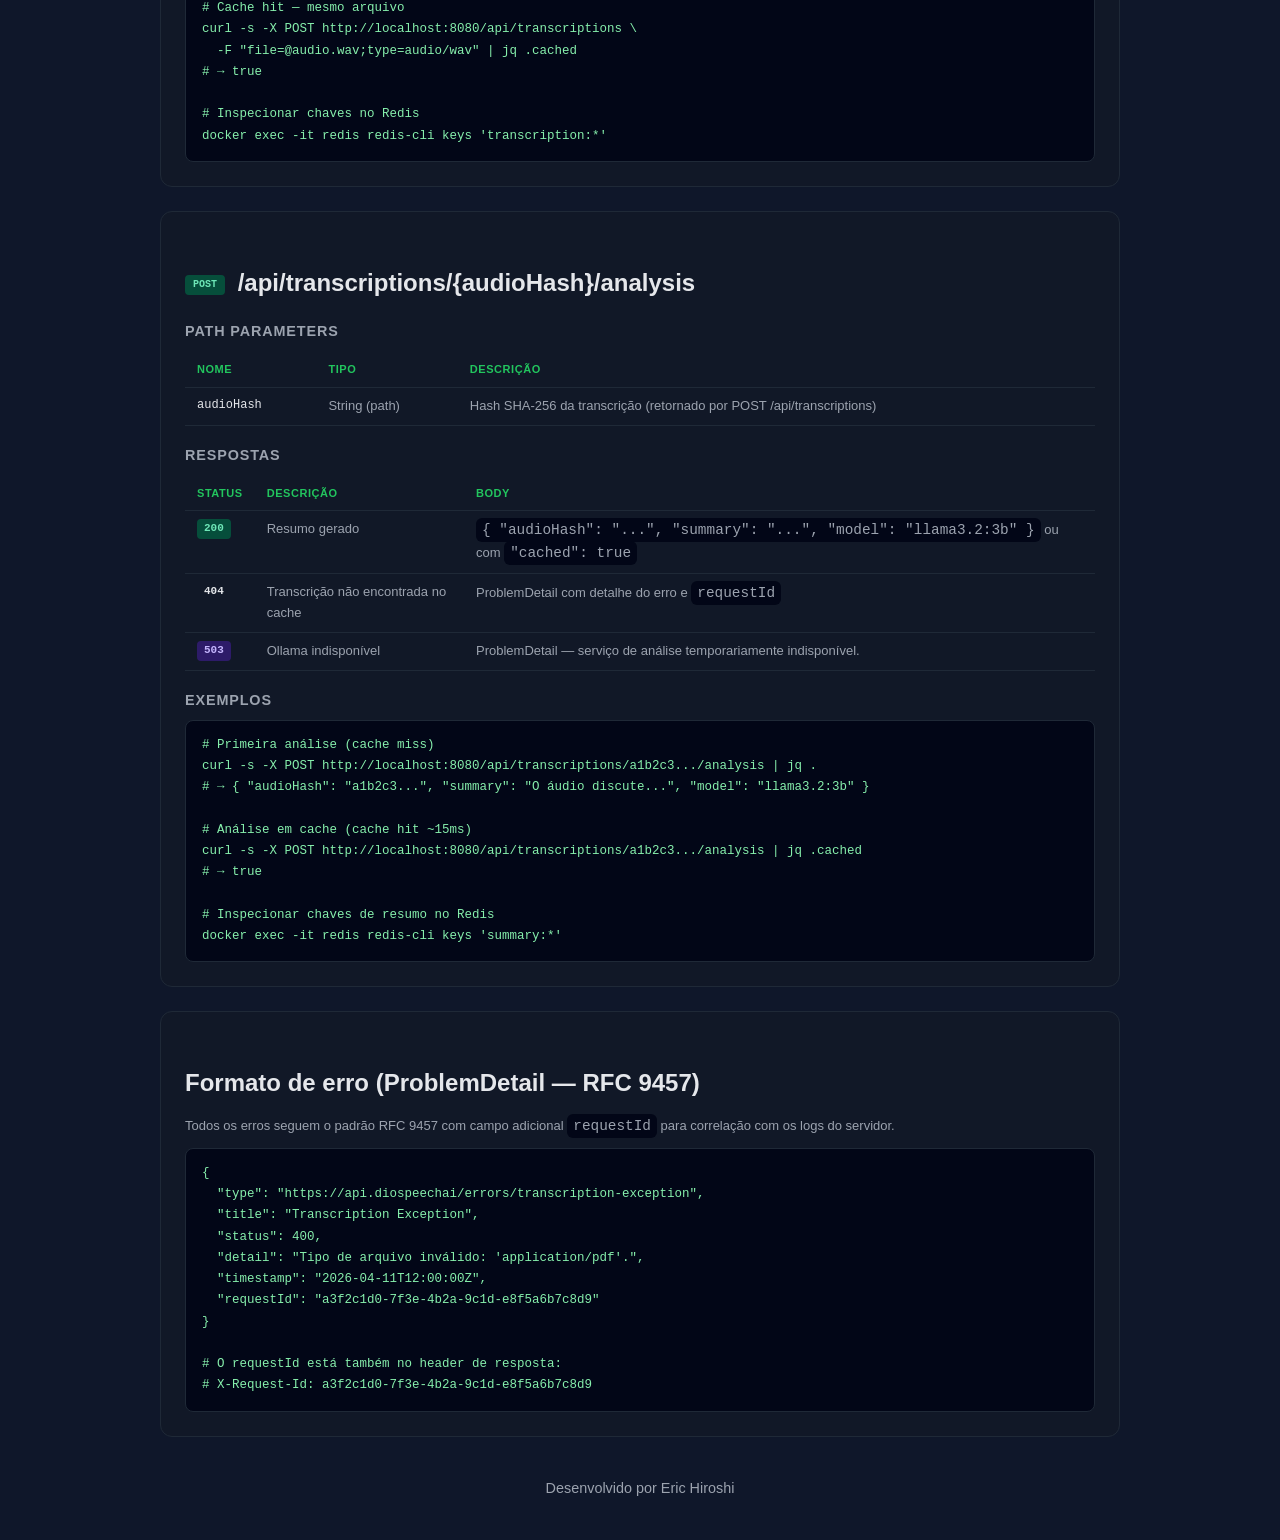
<file: docs/swagger.html>
<!DOCTYPE html>
<html lang="pt-BR">
<head>
  <meta charset="UTF-8" />
  <meta name="viewport" content="width=device-width, initial-scale=1.0" />
  <title>API Reference — dio-speech-ai</title>
  <link rel="stylesheet" href="styles.css" />
  <style>
    h2 { font-size: 1.15rem; margin: 28px 0 10px; color: var(--text); }
    h3 { font-size: 0.9rem; color: var(--muted); text-transform: uppercase; letter-spacing: 0.06em; margin: 18px 0 8px; }
    pre { background: #020617; border: 1px solid var(--border); border-radius: 8px; padding: 14px 16px; font-size: 12.5px; color: #86efac; overflow-x: auto; line-height: 1.7; margin-top: 8px; }
    table { width: 100%; border-collapse: collapse; margin-top: 10px; font-size: 13px; }
    th { text-align: left; padding: 8px 12px; color: var(--primary); font-size: 11px; text-transform: uppercase; letter-spacing: 0.05em; border-bottom: 1px solid var(--border); }
    td { padding: 8px 12px; color: var(--muted); border-bottom: 1px solid var(--border); vertical-align: top; }
    td:first-child { color: var(--text); font-family: 'Courier New', monospace; font-size: 12px; white-space: nowrap; }
    .badge { display: inline-block; font-size: 10px; font-weight: 700; padding: 2px 8px; border-radius: 4px; vertical-align: middle; margin-right: 6px; font-family: 'Courier New', monospace; }
    .post   { background: #064e3b; color: #6ee7b7; }
    .get    { background: #1e3a5f; color: #93c5fd; }
    .lock   { font-size: 12px; color: #fbbf24; margin-left: 4px; }
    .open   { font-size: 12px; color: #22c55e; margin-left: 4px; }
    .status { display: inline-block; font-size: 11px; font-weight: 700; padding: 1px 7px; border-radius: 4px; font-family: 'Courier New', monospace; }
    .s200 { background: #064e3b; color: #6ee7b7; }
    .s400 { background: #451a03; color: #fcd34d; }
    .s401 { background: #450a0a; color: #fca5a5; }
    .s503 { background: #2d1b69; color: #c4b5fd; }
    .swagger-link { display: inline-flex; align-items: center; gap: 8px; background: #1f2937; border: 1px solid var(--border); border-radius: 8px; padding: 12px 16px; color: var(--primary); text-decoration: none; font-size: 13px; font-weight: 500; transition: 0.2s; }
    .swagger-link:hover { background: #374151; }
    .note { background: #111827; border-left: 3px solid #fbbf24; padding: 10px 14px; border-radius: 0 6px 6px 0; font-size: 12.5px; color: var(--muted); margin-top: 10px; }
  </style>
</head>
<body>
  <div class="container">
    <nav>
      <a href="index.html">Home</a>
      <a href="architecture.html">Arquitetura</a>
      <a href="observability.html">Observabilidade</a>
      <a href="resilience.html">Resiliência</a>
      <a href="swagger.html">API Reference</a>
      <a href="https://github.com/erichiroshi/dio-speech-ai/blob/main/README.md">README</a>
    </nav>

    <h1 style="margin: 24px 0 4px;">API Reference</h1>
    <p style="color:var(--muted); font-size:13px; margin-bottom: 24px;">
      Documentação interativa disponível via Swagger UI quando a aplicação está em execução.
    </p>

    <!-- ── SWAGGER UI ────────────────────────────────────────────────────── -->
    <section class="card">
      <h2>Swagger UI interativo</h2>
      <p style="color:var(--muted); font-size:13px; margin-bottom:14px;">
        Com a aplicação rodando localmente, acesse a documentação interativa:
      </p>
      <div style="display:flex; gap:10px; flex-wrap:wrap;">
        <a class="swagger-link" href="http://localhost:8080/swagger-ui.html" target="_blank">
          🔗 Swagger UI — http://localhost:8080/swagger-ui.html
        </a>
        <a class="swagger-link" href="http://localhost:8080/v3/api-docs" target="_blank">
          📄 OpenAPI JSON — http://localhost:8080/v3/api-docs
        </a>
      </div>
      <div class="note" style="margin-top:14px; background:#111827; border-left:3px solid #fbbf24; padding:10px 14px; border-radius:0 6px 6px 0; font-size:12.5px; color:var(--muted);">
        ⚠️ JWT descontinuado na v5.1.0 — Todas as rotas são agora públicas.
        <br/>Por questões de simplicidade e segurança, a autenticação JWT foi removida.
        Não é mais necessário enviar Authorization: Bearer em nenhum endpoint.
      </div>
      <div class="note" style="margin-top:14px;">
        ⚠️ Os links acima só funcionam com a aplicação em execução localmente.
        Inicie com <code>./gradlew bootRun --args='--spring.profiles.active=dev'</code> ou
        <code>docker compose up -d</code>.
      </div>
    </section>

       <!-- ── ENDPOINTS ─────────────────────────────────────────────────────── -->
    <section class="card">
      <h2>Endpoints</h2>
      <table>
        <thead><tr><th>Método</th><th>Endpoint</th><th>Descrição</th><th>Auth</th></tr></thead>
        <tbody>
          <tr>
            <td><span class="badge post">POST</span></td>
            <td>/api/transcriptions</td>
            <td>Transcrever arquivo de áudio (multipart/form-data)</td>
            <td><span class="open">🔓 público</span></td>
          </tr>
          <tr>
            <td><span class="badge get">GET</span></td>
            <td>/actuator/health</td>
            <td>Status da aplicação + CircuitBreaker</td>
            <td><span class="open">🔓 público</span></td>
          </tr>
          <tr>
            <td><span class="badge get">GET</span></td>
            <td>/actuator/prometheus</td>
            <td>Métricas no formato Prometheus</td>
            <td><span class="open">🔓 público</span></td>
          </tr>
          <tr>
            <td><span class="badge get">GET</span></td>
            <td>/swagger-ui.html</td>
            <td>Swagger UI interativo</td>
            <td><span class="open">🔓 público</span></td>
          </tr>
          <tr>
            <td><span class="badge get">GET</span></td>
            <td>/v3/api-docs</td>
            <td>Especificação OpenAPI 3.1 (JSON)</td>
            <td><span class="open">🔓 público</span></td>
          </tr>
        </tbody>
      </table>
    </section>

    <!-- ── POST /api/transcriptions ──────────────────────────────────────── -->
    <section class="card">
      <h2><span class="badge post">POST</span> /api/transcriptions</h2>

      <h3>Request</h3>
      <table>
        <thead><tr><th>Campo</th><th>Tipo</th><th>Obrigatório</th><th>Descrição</th></tr></thead>
        <tbody>
          <tr>
            <td>file</td>
            <td>File (multipart)</td>
            <td>✅</td>
            <td>Arquivo de áudio. Formatos: <code>audio/wav</code>, <code>audio/wave</code>, <code>audio/x-wav</code>, <code>audio/mpeg</code>. Máx: 5MB.</td>
          </tr>
        </tbody>
      </table>

      <h3>Respostas</h3>
      <table>
        <thead><tr><th>Status</th><th>Descrição</th><th>Body</th></tr></thead>
        <tbody>
          <tr>
            <td><span class="status s200">200</span></td>
            <td>Sucesso</td>
            <td><code>{ "text": "...", "fileSizeBytes": 461842 }</code> ou com <code>"cached": true</code></td>
          </tr>
          <tr>
            <td><span class="status s400">400</span></td>
            <td>Arquivo inválido</td>
            <td>ProblemDetail com detalhe do erro e <code>requestId</code></td>
          </tr>
          <tr>
            <td><span class="status s503">503</span></td>
            <td>Whisper indisponível</td>
            <td>ProblemDetail — CircuitBreaker aberto. Tente novamente em ~30s.</td>
          </tr>
        </tbody>
      </table>

      <h3>Exemplos</h3>
      <pre>
# Cache miss — primeiro envio
curl -s -X POST http://localhost:8080/api/transcriptions \
  -F "file=@audio.wav;type=audio/wav" | jq .
# → { "text": "testando o áudio...", "fileSizeBytes": 461842 }

# Cache hit — mesmo arquivo
curl -s -X POST http://localhost:8080/api/transcriptions \
  -F "file=@audio.wav;type=audio/wav" | jq .cached
# → true

# Inspecionar chaves no Redis
docker exec -it redis redis-cli keys 'transcription:*'</pre>
    </section>

    <!-- ── POST /api/transcriptions/{audioHash}/analysis ──────── -->
    <section class="card">
      <h2><span class="badge post">POST</span> /api/transcriptions/{audioHash}/analysis</h2>

      <h3>Path Parameters</h3>
      <table>
        <thead><tr><th>Nome</th><th>Tipo</th><th>Descrição</th></tr></thead>
        <tbody>
          <tr>
            <td>audioHash</td>
            <td>String (path)</td>
            <td>Hash SHA-256 da transcrição (retornado por POST /api/transcriptions)</td>
          </tr>
        </tbody>
      </table>

      <h3>Respostas</h3>
      <table>
        <thead><tr><th>Status</th><th>Descrição</th><th>Body</th></tr></thead>
        <tbody>
          <tr>
            <td><span class="status s200">200</span></td>
            <td>Resumo gerado</td>
            <td><code>{ "audioHash": "...", "summary": "...", "model": "llama3.2:3b" }</code> ou com <code>"cached": true</code></td>
          </tr>
          <tr>
            <td><span class="status s404">404</td>
            <td>Transcrição não encontrada no cache</td>
            <td>ProblemDetail com detalhe do erro e <code>requestId</code></td>
          </tr>
          <tr>
            <td><span class="status s503">503</span></td>
            <td>Ollama indisponível</td>
            <td>ProblemDetail — serviço de análise temporariamente indisponível.</td>
          </tr>
        </tbody>
      </table>

      <h3>Exemplos</h3>
      <pre>
# Primeira análise (cache miss)
curl -s -X POST http://localhost:8080/api/transcriptions/a1b2c3.../analysis | jq .
# → { "audioHash": "a1b2c3...", "summary": "O áudio discute...", "model": "llama3.2:3b" }

# Análise em cache (cache hit ~15ms)
curl -s -X POST http://localhost:8080/api/transcriptions/a1b2c3.../analysis | jq .cached
# → true

# Inspecionar chaves de resumo no Redis
docker exec -it redis redis-cli keys 'summary:*'
</pre>
    </section>

    <!-- ── FORMATO DE ERRO ────────────────────────────────────────────────── -->
    <section class="card">
      <h2>Formato de erro (ProblemDetail — RFC 9457)</h2>
      <p style="color:var(--muted); font-size:13px; margin-bottom:10px;">
        Todos os erros seguem o padrão RFC 9457 com campo adicional <code>requestId</code>
        para correlação com os logs do servidor.
      </p>
      <pre>
{
  "type": "https://api.diospeechai/errors/transcription-exception",
  "title": "Transcription Exception",
  "status": 400,
  "detail": "Tipo de arquivo inválido: 'application/pdf'.",
  "timestamp": "2026-04-11T12:00:00Z",
  "requestId": "a3f2c1d0-7f3e-4b2a-9c1d-e8f5a6b7c8d9"
}

# O requestId está também no header de resposta:
# X-Request-Id: a3f2c1d0-7f3e-4b2a-9c1d-e8f5a6b7c8d9</pre>
    </section>

    <footer><p>Desenvolvido por Eric Hiroshi</p></footer>
  </div>
</body>
</html>
</file>
<file: frontend/styles.css>
:root {
    --primary-color: #4f46e5;
    --primary-hover: #4338ca;
    --bg-color: #f3f4f6;
    --card-bg: #ffffff;
    --text-main: #1f2937;
    --text-muted: #6b7280;
    --border-color: #d1d5db;
    --error-color: #ef4444;
}

body {
    font-family: 'Inter', -apple-system, BlinkMacSystemFont, "Segoe UI", Roboto, Helvetica, Arial, sans-serif;
    background-color: var(--bg-color);
    color: var(--text-main);
    margin: 0;
    display: flex;
    justify-content: center;
    align-items: center;
    min-height: 100vh;
}

.container {
    width: 100%;
    max-width: 1100px;
    padding: 20px;
    text-align: center;
}

header h1 {
    font-size: 2.5rem;
    margin-bottom: 0.5rem;
    color: var(--primary-color);
}

header p {
    color: var(--text-muted);
    margin-bottom: 2rem;
}

.main-content {
    display: grid;
    grid-template-columns: 1fr 1fr;
    gap: 2rem;
    align-items: start;
}

@media (max-width: 768px) {
    .main-content {
        grid-template-columns: 1fr;
    }
}

.card {
    background-color: var(--card-bg);
    padding: 2rem;
    border-radius: 1rem;
    box-shadow: 0 10px 15px -3px rgba(0, 0, 0, 0.1), 0 4px 6px -2px rgba(0, 0, 0, 0.05);
    border: 1px solid var(--border-color);
    text-align: left;
    display: flex;
    flex-direction: column;
}

.card h2 {
    margin-top: 0;
    font-size: 1.5rem;
    margin-bottom: 1.5rem;
    color: var(--text-main);
    text-align: center;
}

.input-group {
    margin-bottom: 1.5rem;
}

.input-group label {
    display: block;
    font-weight: 500;
    margin-bottom: 0.5rem;
    color: var(--text-main);
}

.input-group input[type="file"] {
    width: 100%;
    padding: 0.5rem;
    border: 1px solid var(--border-color);
    border-radius: 0.5rem;
    box-sizing: border-box;
}

button {
    width: 100%;
    background-color: var(--primary-color);
    color: white;
    padding: 0.75rem 1.5rem;
    border: none;
    border-radius: 0.5rem;
    font-size: 1rem;
    font-weight: 600;
    cursor: pointer;
    transition: background-color 0.2s;
    display: flex;
    justify-content: center;
    align-items: center;
    gap: 10px;
}

button:hover:not(:disabled) {
    background-color: var(--primary-hover);
}

button:disabled {
    background-color: var(--border-color);
    cursor: not-allowed;
    opacity: 0.7;
}

.hint {
    font-size: 0.875rem;
    color: var(--text-muted);
    margin-bottom: 1.5rem;
    text-align: center;
    font-style: italic;
}

.result-container {
    margin-top: 2rem;
    text-align: left;
    padding-top: 1.5rem;
    border-top: 1px solid var(--border-color);
}

.result-container h3 {
    font-size: 1.1rem;
    margin-bottom: 0.5rem;
}

#transcriptionText, #analysisText {
    background-color: #f9fafb;
    padding: 1rem;
    border-radius: 0.5rem;
    border: 1px solid var(--border-color);
    white-space: pre-wrap;
    line-height: 1.5;
    color: var(--text-main);
}

.hidden {
    display: none;
}

.info-box {
    background-color: #f9fafb;
    padding: 1rem;
    border-radius: 0.5rem;
    border: 1px solid var(--border-color);
    white-space: pre-wrap;
    line-height: 1.5;
    color: var(--text-main);
    margin-top: 0.5rem;
}

.loader {
    width: 20px;
    height: 20px;
    border: 3px solid #FFF;
    border-bottom-color: transparent;
    border-radius: 50%;
    display: inline-block;
    box-sizing: border-box;
    animation: rotation 1s linear infinite;
}

@keyframes rotation {
    0% { transform: rotate(0deg); }
    100% { transform: rotate(360deg); }
}

footer {
    margin-top: 3rem;
    color: var(--text-muted);
    font-size: 0.875rem;
}
</file>
<file: docs/styles.css>
:root {
        --bg: #0f172a;
        --card: #111827;
        --primary: #22c55e;
        --text: #e5e7eb;
        --muted: #9ca3af;
        --border: #1f2937;
    }

    * {
        box-sizing: border-box;
        margin: 0;
        padding: 0;
    }

    body {
        font-family: -apple-system, BlinkMacSystemFont, 'Segoe UI', Roboto, sans-serif;
        background: var(--bg);
        color: var(--text);
        line-height: 1.6;
    }

    .container {
        max-width: 1000px;
        margin: 0 auto;
        padding: 40px 20px;
    }

    header {
        text-align: center;
        margin-bottom: 40px;
    }

    header img {
        width: 120px;
        border-radius: 12px;
        margin-bottom: 16px;
    }

    nav {
        display: flex;
        gap: 15px;
        justify-content: center;
        margin: 20px 0;
    }

    nav a {
        color: #22c55e;
        text-decoration: none;
    }

    h1 {
        font-size: 2.5rem;
        margin-bottom: 10px;
    }

    p.subtitle {
        color: var(--muted);
        font-size: 1.1rem;
    }

    .logo-perfil {
        width: 250px;
        /* Ajuste o valor conforme necessário */
        height: auto;
        border-radius: 12px;
        /* Opcional: arredonda levemente as bordas */
    }

    .card {
        background: var(--card);
        border: 1px solid var(--border);
        border-radius: 12px;
        padding: 24px;
        margin-bottom: 24px;
    }

    .card h2 {
        margin-bottom: 12px;
        font-size: 1.5rem;
    }

    .card p {
        color: var(--muted);
    }

    .actions {
        margin-top: 16px;
    }

    .btn {
        display: inline-block;
        padding: 10px 16px;
        border-radius: 8px;
        text-decoration: none;
        font-weight: 500;
        margin-right: 10px;
        transition: 0.2s;
    }

    .btn-primary {
        background: var(--primary);
        color: #022c22;
    }

    .btn-primary:hover {
        opacity: 0.85;
    }

    .btn-outline {
        border: 1px solid var(--border);
        color: var(--text);
    }

    .btn-outline:hover {
        background: #1f2937;
    }

    footer {
        text-align: center;
        margin-top: 40px;
        color: var(--muted);
        font-size: 0.9rem;
    }

    code {
        background: #020617;
        padding: 4px 6px;
        border-radius: 6px;
        font-size: 0.9rem;
    }
</file>
